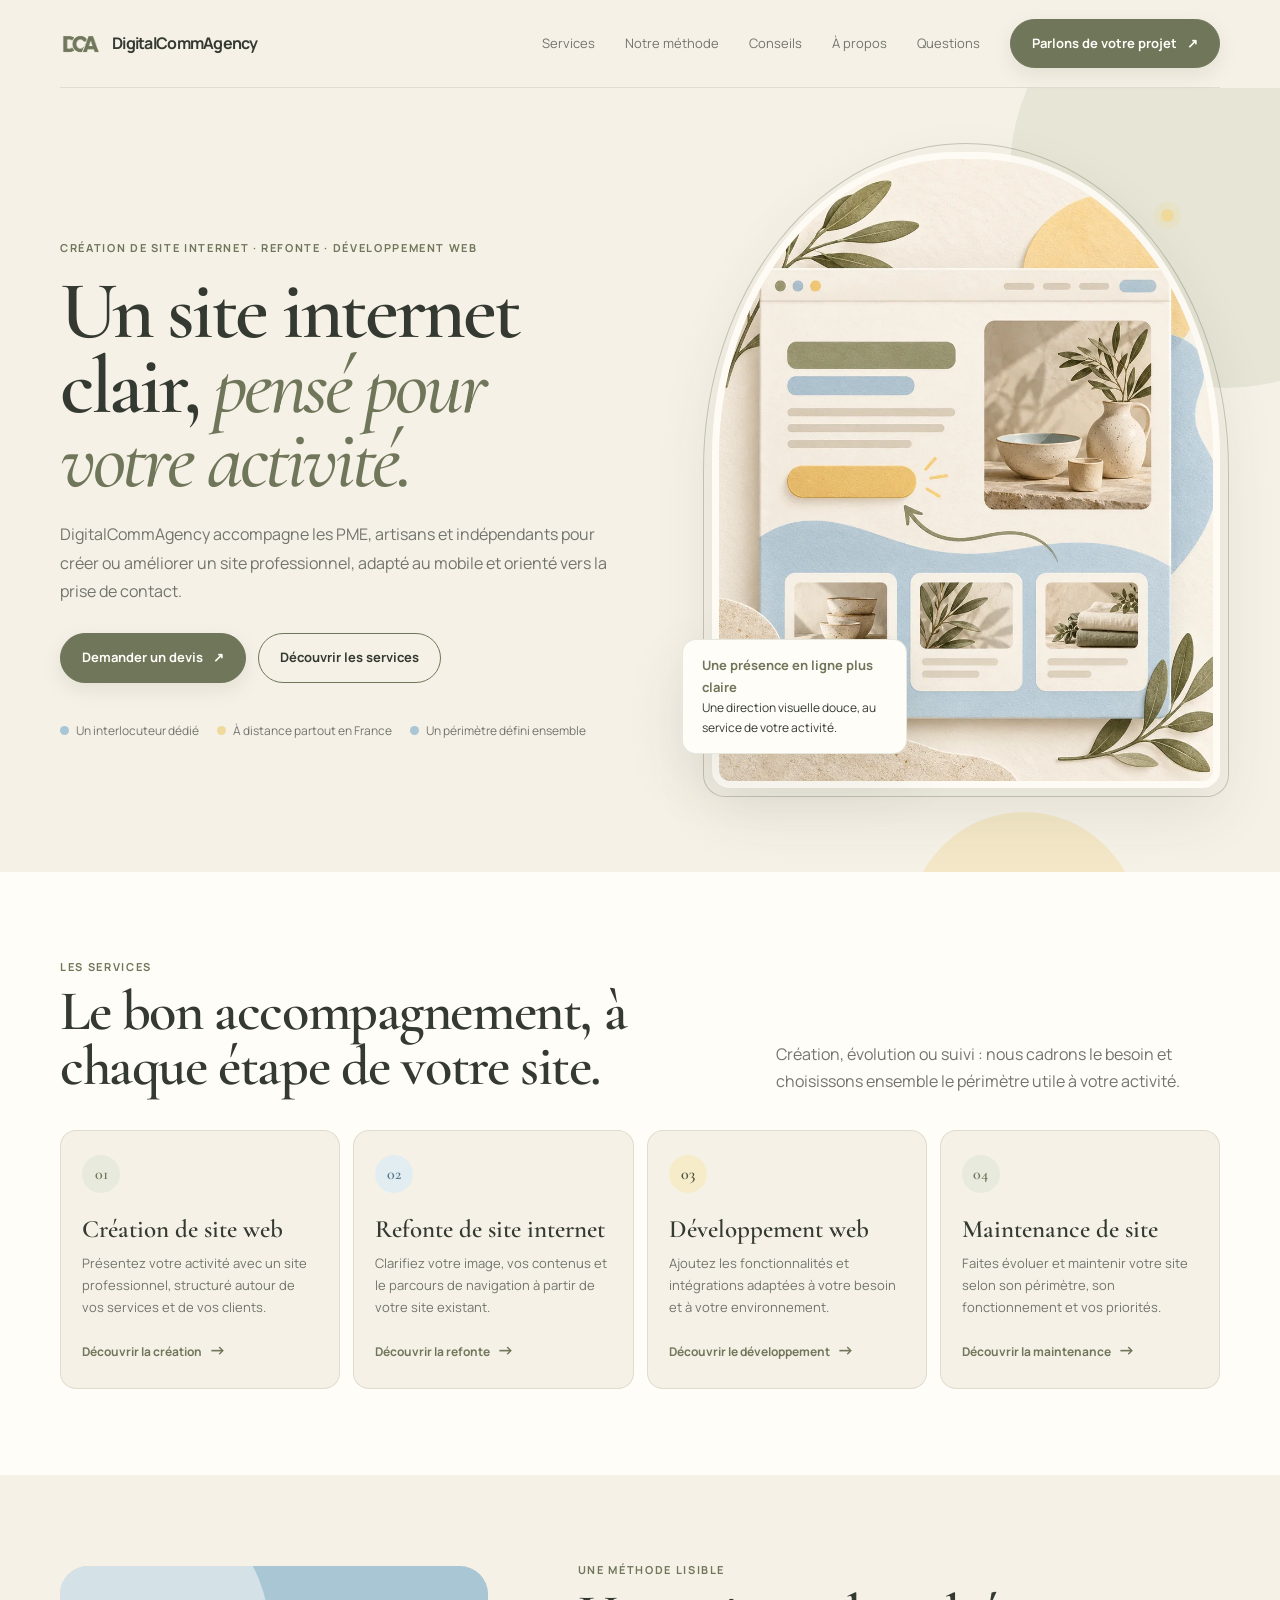
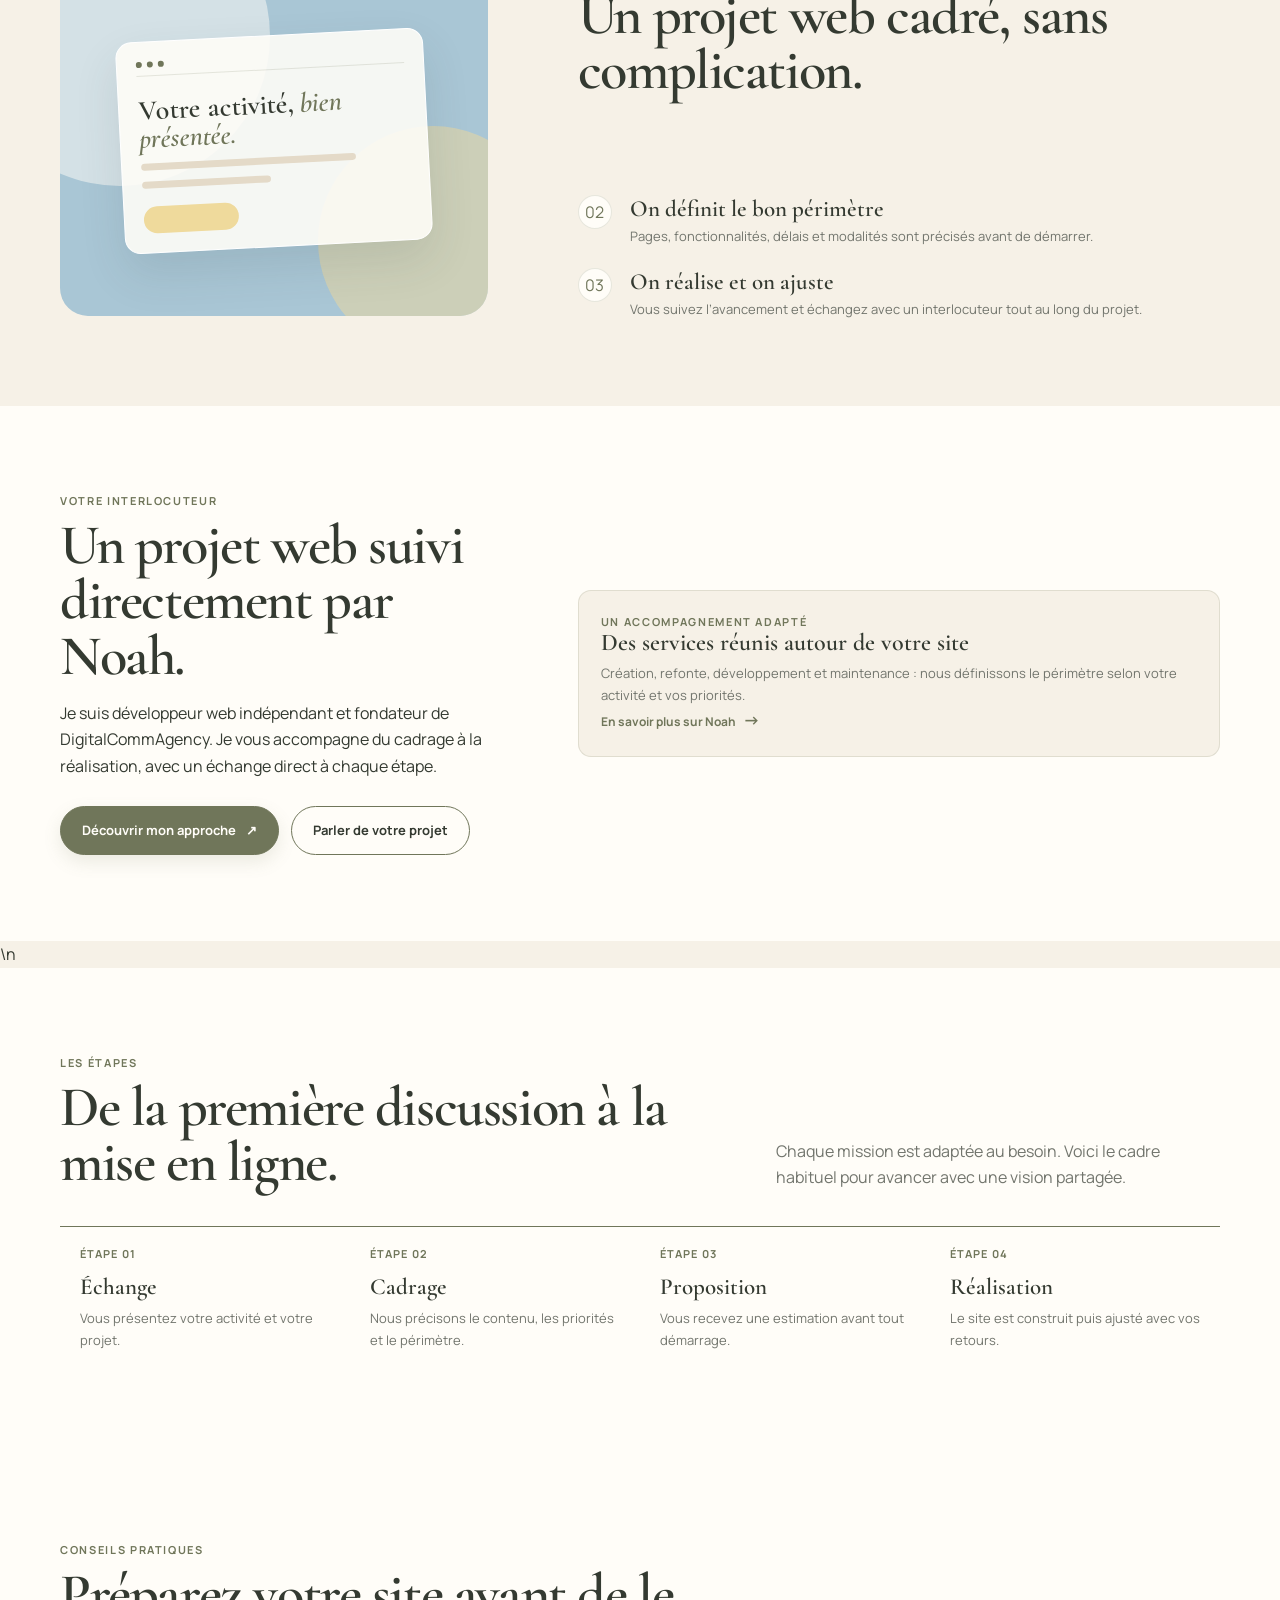
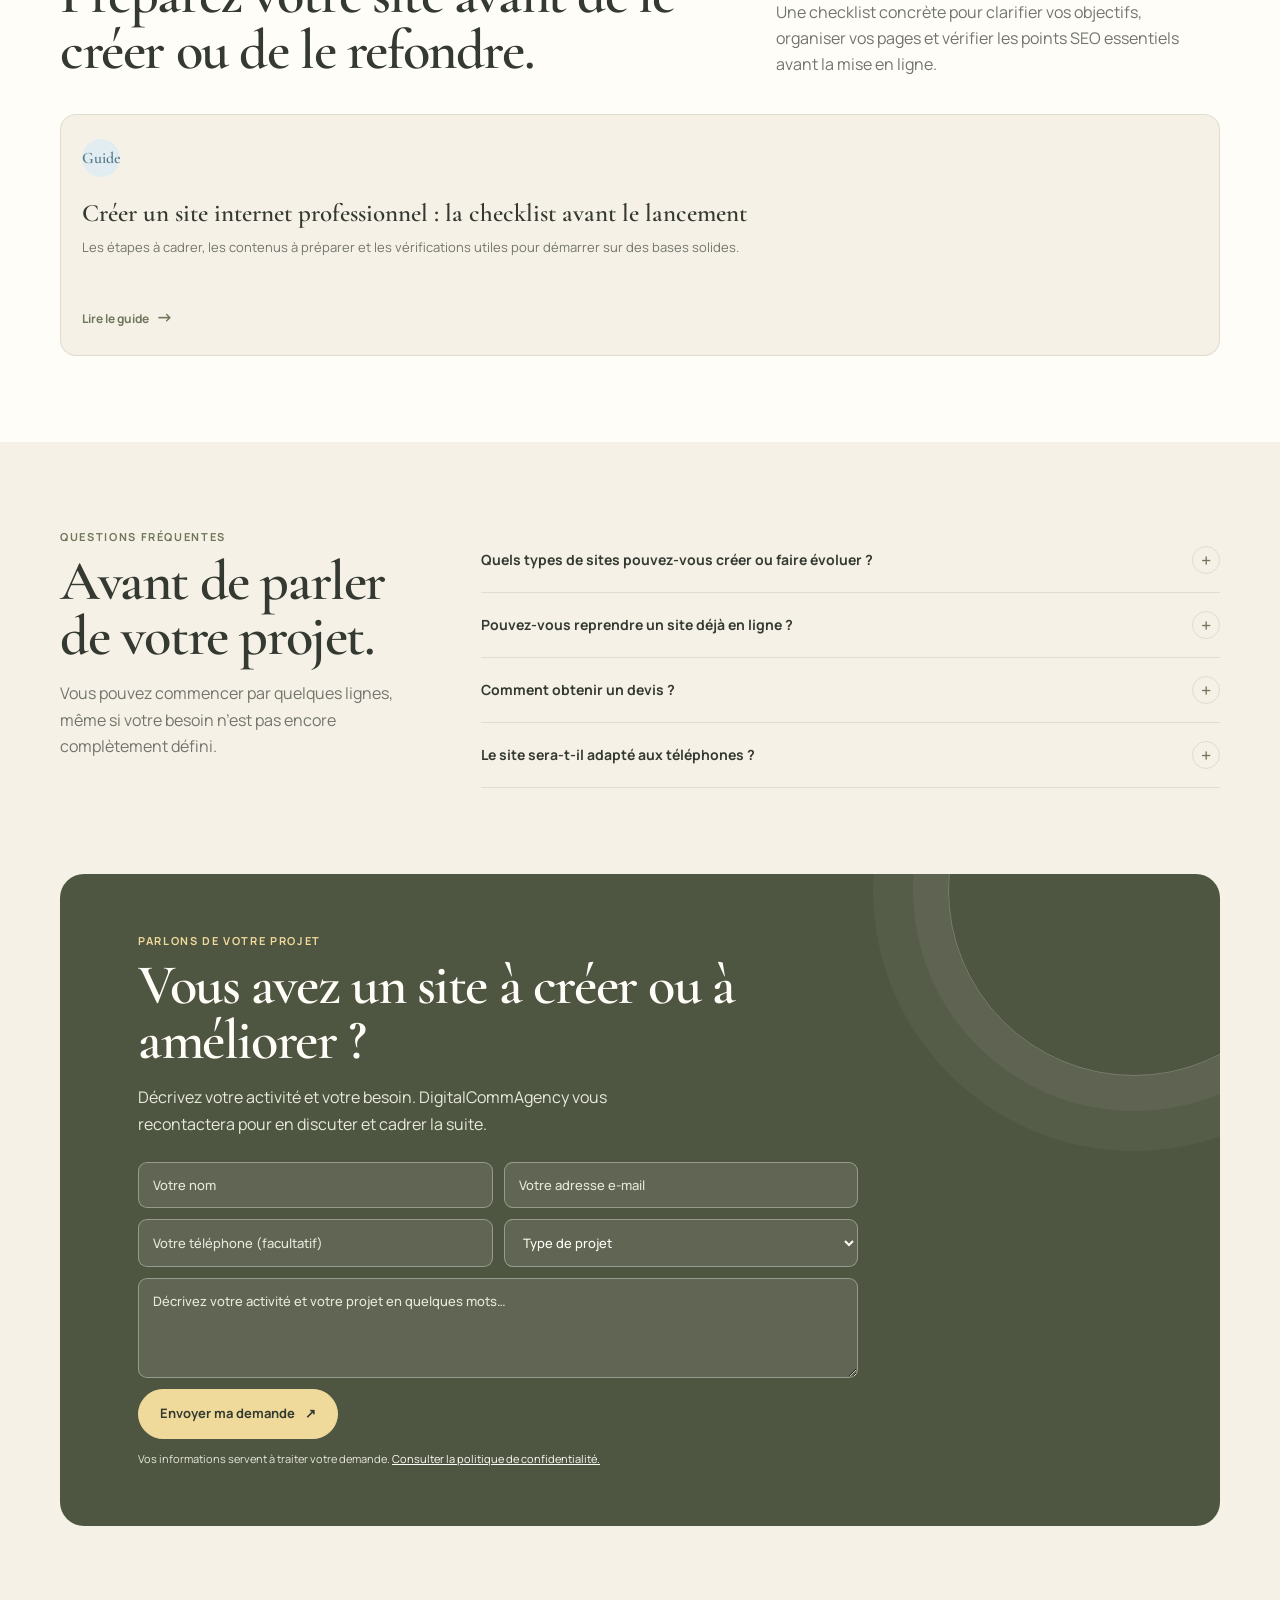
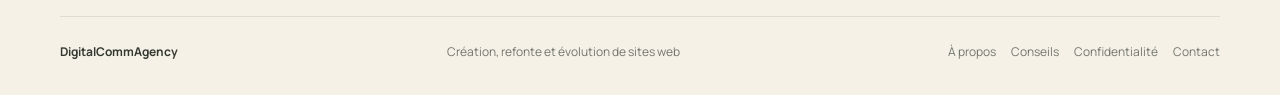
<file: index.html>
<!doctype html>
<html lang="fr">
<head>
  <meta charset="utf-8">
  <meta name="viewport" content="width=device-width, initial-scale=1">
  <meta name="description" content="Création et refonte de site internet pour TPE, PME, artisans et indépendants. Un site clair, adapté au mobile, pensé pour faciliter les prises de contact." />
  <meta name="robots" content="index,follow,max-image-preview:large">
  <link rel="canonical" href="https://digitalcommagency.fr/">
  <meta property="og:type" content="website">
  <meta property="og:locale" content="fr_FR">
  <meta property="og:site_name" content="DigitalCommAgency">
  <meta property="og:title" content="Création de site internet pour TPE &amp; PME | DigitalCommAgency">
  <meta property="og:description" content="Création et refonte de site internet pour TPE, PME, artisans et indépendants. Un site clair, adapté au mobile, pensé pour faciliter les prises de contact.">
  <meta property="og:url" content="https://digitalcommagency.fr/">
  <meta property="og:image" content="https://digitalcommagency.fr/assets/website-concept.webp">
  <meta name="theme-color" content="#f6f1e7">
  <title>Création de site internet pour TPE &amp; PME | DigitalCommAgency</title>
  <link rel="preconnect" href="https://fonts.googleapis.com">
  <link rel="preconnect" href="https://fonts.gstatic.com" crossorigin>
  <link href="https://fonts.googleapis.com/css2?family=Cormorant+Garamond:wght@500;600;700&family=Manrope:wght@400;500;600;700&display=swap" rel="stylesheet">
  <link rel="stylesheet" href="/site.css">
  <link rel="stylesheet" href="/site-motion.css">
  <script type="application/ld+json">{"@context":"https://schema.org","@type":"Organization","name":"DigitalCommAgency","url":"https://digitalcommagency.fr/","email":"digitalcommagency@outlook.fr","description":"Création, refonte, développement et maintenance de sites web pour entreprises, artisans et indépendants.","areaServed":{"@type":"Country","name":"France"},"knowsAbout":["Création de site web","Refonte de site internet","Développement web","Maintenance de site web"],"founder":{"@type":"Person","name":"Noah Oublal-Ruiz","url":"https://digitalcommagency.fr/a-propos.html","sameAs":"https://fr.linkedin.com/in/noah-oublal-ruiz-b8a426290"}}</script>
  <link rel="icon" type="image/png" href="/assets/brand/dca-olive.png">
</head>
<body>
  <a class="skip-link" href="#contenu">Aller au contenu</a>
  <header class="site-header"><div class="wrap nav">
    <a class="brand" href="/" aria-label="DigitalCommAgency, accueil"><img src="/assets/brand/dca-olive.png" alt=""><span>DigitalCommAgency</span></a>
    <nav class="navlinks" aria-label="Navigation principale"><a href="#services">Services</a><a href="#methode">Notre méthode</a><a href="#conseils">Conseils</a><a href="/a-propos.html">À propos</a><a href="#questions">Questions</a><a class="button" href="#contact">Parlons de votre projet <span aria-hidden="true">↗</span></a></nav>
  </div></header>
  <main id="contenu">
    <section class="hero"><div class="wrap hero-grid">
      <div class="hero-copy"><div class="eyebrow">Création de site internet · refonte · développement web</div><h1>Un site internet clair, <em>pensé pour votre activité.</em></h1>
        <p>DigitalCommAgency accompagne les PME, artisans et indépendants pour créer ou améliorer un site professionnel, adapté au mobile et orienté vers la prise de contact.</p>
        <div class="actions"><a class="button" href="#contact">Demander un devis <span aria-hidden="true">↗</span></a><a class="button secondary" href="#services">Découvrir les services</a></div>
        <div class="hero-note"><span><i class="dot"></i> Un interlocuteur dédié</span><span><i class="dot" style="background:var(--yellow)"></i> À distance partout en France</span><span><i class="dot"></i> Un périmètre défini ensemble</span></div>
      </div>
      <div class="hero-art"><img src="/assets/website-concept.webp" alt="Illustration d'une interface de site web dans des tons ivoire, bleu poudré et olive"><div class="art-caption"><b>Une présence en ligne plus claire</b>Une direction visuelle douce, au service de votre activité.</div></div>
    </div></section>
    <section class="section paper" id="services"><div class="wrap">
      <div class="section-head"><div><div class="tag">Les services</div><h2>Le bon accompagnement, à chaque étape de votre site.</h2></div><p>Création, évolution ou suivi : nous cadrons le besoin et choisissons ensemble le périmètre utile à votre activité.</p></div>
      <div class="service-grid">
        <article class="service-card"><span class="card-index">01</span><h3><a href="/creation-site-web.html">Création de site web</a></h3><p>Présentez votre activité avec un site professionnel, structuré autour de vos services et de vos clients.</p><a class="text-link" href="/creation-site-web.html">Découvrir la création <span aria-hidden="true">→</span></a></article>
        <article class="service-card"><span class="card-index">02</span><h3><a href="/refonte-site-web.html">Refonte de site internet</a></h3><p>Clarifiez votre image, vos contenus et le parcours de navigation à partir de votre site existant.</p><a class="text-link" href="/refonte-site-web.html">Découvrir la refonte <span aria-hidden="true">→</span></a></article>
        <article class="service-card"><span class="card-index">03</span><h3><a href="/developpement-web.html">Développement web</a></h3><p>Ajoutez les fonctionnalités et intégrations adaptées à votre besoin et à votre environnement.</p><a class="text-link" href="/developpement-web.html">Découvrir le développement <span aria-hidden="true">→</span></a></article>
        <article class="service-card"><span class="card-index">04</span><h3><a href="/maintenance-site-web.html">Maintenance de site</a></h3><p>Faites évoluer et maintenir votre site selon son périmètre, son fonctionnement et vos priorités.</p><a class="text-link" href="/maintenance-site-web.html">Découvrir la maintenance <span aria-hidden="true">→</span></a></article>
      </div>
    </div></section>
    <section class="section" id="methode"><div class="wrap split">
      <div class="split-art" aria-hidden="true"><div class="mini-window"><div class="mini-top"><i></i><i></i><i></i></div><div class="mini-heading">Votre activité, <em>bien présentée.</em></div><div class="mini-line"></div><div class="mini-line short"></div><div class="mini-cta"></div></div></div>
      <div><div class="tag">Une méthode lisible</div><h2>Un projet web cadré, sans complication.</h2><div class="feature-list">
        <article class="feature"><span class="feature-icon">01</span><div><h3>On comprend votre besoin</h3><p>Vos objectifs, vos clients et les contenus existants posent les bases du projet.</p></div></article>
        <article class="feature"><span class="feature-icon">02</span><div><h3>On définit le bon périmètre</h3><p>Pages, fonctionnalités, délais et modalités sont précisés avant de démarrer.</p></div></article>
        <article class="feature"><span class="feature-icon">03</span><div><h3>On réalise et on ajuste</h3><p>Vous suivez l’avancement et échangez avec un interlocuteur tout au long du projet.</p></div></article>
      </div></div>
    </div></section>
    <section class="section paper"><div class="wrap split"><div><div class="tag">Votre interlocuteur</div><h2>Un projet web suivi directement par Noah.</h2><p>Je suis développeur web indépendant et fondateur de DigitalCommAgency. Je vous accompagne du cadrage à la réalisation, avec un échange direct à chaque étape.</p><div class="actions"><a class="button" href="/a-propos.html">Découvrir mon approche <span aria-hidden="true">↗</span></a><a class="button secondary" href="#contact">Parler de votre projet</a></div></div><div class="content-card"><div class="tag">Un accompagnement adapté</div><h3>Des services réunis autour de votre site</h3><p>Création, refonte, développement et maintenance : nous définissons le périmètre selon votre activité et vos priorités.</p><a class="text-link" href="/a-propos.html">En savoir plus sur Noah <span aria-hidden="true">→</span></a></div></div></section>\n    <section class="section paper"><div class="wrap"><div class="section-head"><div><div class="tag">Les étapes</div><h2>De la première discussion à la mise en ligne.</h2></div><p>Chaque mission est adaptée au besoin. Voici le cadre habituel pour avancer avec une vision partagée.</p></div>
      <div class="steps"><article class="step"><b>Étape 01</b><h3>Échange</h3><p>Vous présentez votre activité et votre projet.</p></article><article class="step"><b>Étape 02</b><h3>Cadrage</h3><p>Nous précisons le contenu, les priorités et le périmètre.</p></article><article class="step"><b>Étape 03</b><h3>Proposition</h3><p>Vous recevez une estimation avant tout démarrage.</p></article><article class="step"><b>Étape 04</b><h3>Réalisation</h3><p>Le site est construit puis ajusté avec vos retours.</p></article></div>
    </div></section>
    <section class="section paper" id="conseils"><div class="wrap">
      <div class="section-head"><div><div class="tag">Conseils pratiques</div><h2>Préparez votre site avant de le créer ou de le refondre.</h2></div><p>Une checklist concrète pour clarifier vos objectifs, organiser vos pages et vérifier les points SEO essentiels avant la mise en ligne.</p></div>
      <article class="service-card"><span class="card-index">Guide</span><h3><a href="/creer-site-internet-checklist.html">Créer un site internet professionnel : la checklist avant le lancement</a></h3><p>Les étapes à cadrer, les contenus à préparer et les vérifications utiles pour démarrer sur des bases solides.</p><a class="text-link" href="/creer-site-internet-checklist.html">Lire le guide <span aria-hidden="true">→</span></a></article>
    </div></section>
    <section class="section" id="questions"><div class="wrap faq"><div><div class="tag">Questions fréquentes</div><h2>Avant de parler de votre projet.</h2><p style="color:var(--muted)">Vous pouvez commencer par quelques lignes, même si votre besoin n’est pas encore complètement défini.</p></div><div class="faq-list">
      <details><summary>Quels types de sites pouvez-vous créer ou faire évoluer ?</summary><p>DigitalCommAgency intervient sur des sites vitrines, des pages dédiées à une offre et des évolutions de sites existants. Le périmètre dépend des objectifs, des contenus et des besoins fonctionnels.</p></details>
      <details><summary>Pouvez-vous reprendre un site déjà en ligne ?</summary><p>Oui. Un échange préalable permet de comprendre la technologie, les accès disponibles, les limites du site et les améliorations souhaitées avant de proposer une intervention.</p></details>
      <details><summary>Comment obtenir un devis ?</summary><p>Décrivez votre activité, le type de site souhaité et votre échéance via le formulaire. Nous pourrons ensuite préciser le périmètre et les prochaines étapes.</p></details>
      <details><summary>Le site sera-t-il adapté aux téléphones ?</summary><p>La conception et la navigation sont pensées pour les écrans mobiles et les ordinateurs. Les besoins spécifiques sont précisés pendant le cadrage.</p></details>
    </div></div></section>
    <section class="cta" id="contact"><div class="wrap"><div class="cta-box"><div class="tag">Parlons de votre projet</div><h2>Vous avez un site à créer ou à améliorer ?</h2><p>Décrivez votre activité et votre besoin. DigitalCommAgency vous recontactera pour en discuter et cadrer la suite.</p>
      <form class="contact-form" action="https://formsubmit.co/digitalcommagency@outlook.fr" method="POST"><input type="hidden" name="_subject" value="Nouvelle demande depuis le site DigitalCommAgency"><input type="hidden" name="_template" value="table"><input name="Nom" type="text" autocomplete="name" aria-label="Votre nom" placeholder="Votre nom" required><input name="email" type="email" autocomplete="email" aria-label="Votre adresse e-mail" placeholder="Votre adresse e-mail" required><input name="Téléphone" type="tel" autocomplete="tel" aria-label="Votre téléphone, facultatif" placeholder="Votre téléphone (facultatif)"><select name="Motif" aria-label="Type de projet" required><option value="" disabled selected>Type de projet</option><option>Création de site</option><option>Refonte de site</option><option>Développement web</option><option>Maintenance de site</option><option>Autre demande</option></select><textarea name="Détails du projet" aria-label="Description de votre projet" placeholder="Décrivez votre activité et votre projet en quelques mots…" required></textarea><button class="button" type="submit">Envoyer ma demande <span aria-hidden="true">↗</span></button><p class="form-note">Vos informations servent à traiter votre demande. <a href="/politique-confidentialite.html">Consulter la politique de confidentialité.</a></p></form>
    </div></div></section>
  </main>
  <footer class="wrap site-footer"><a class="footer-brand" href="/">DigitalCommAgency</a><span>Création, refonte et évolution de sites web</span><div class="footer-links"><a href="/a-propos.html">À propos</a><a href="/creer-site-internet-checklist.html">Conseils</a><a href="/politique-confidentialite.html">Confidentialité</a><a href="#contact">Contact</a></div></footer>
  <script src="/site-motion.js" defer></script>
</body>
</html>
</file>
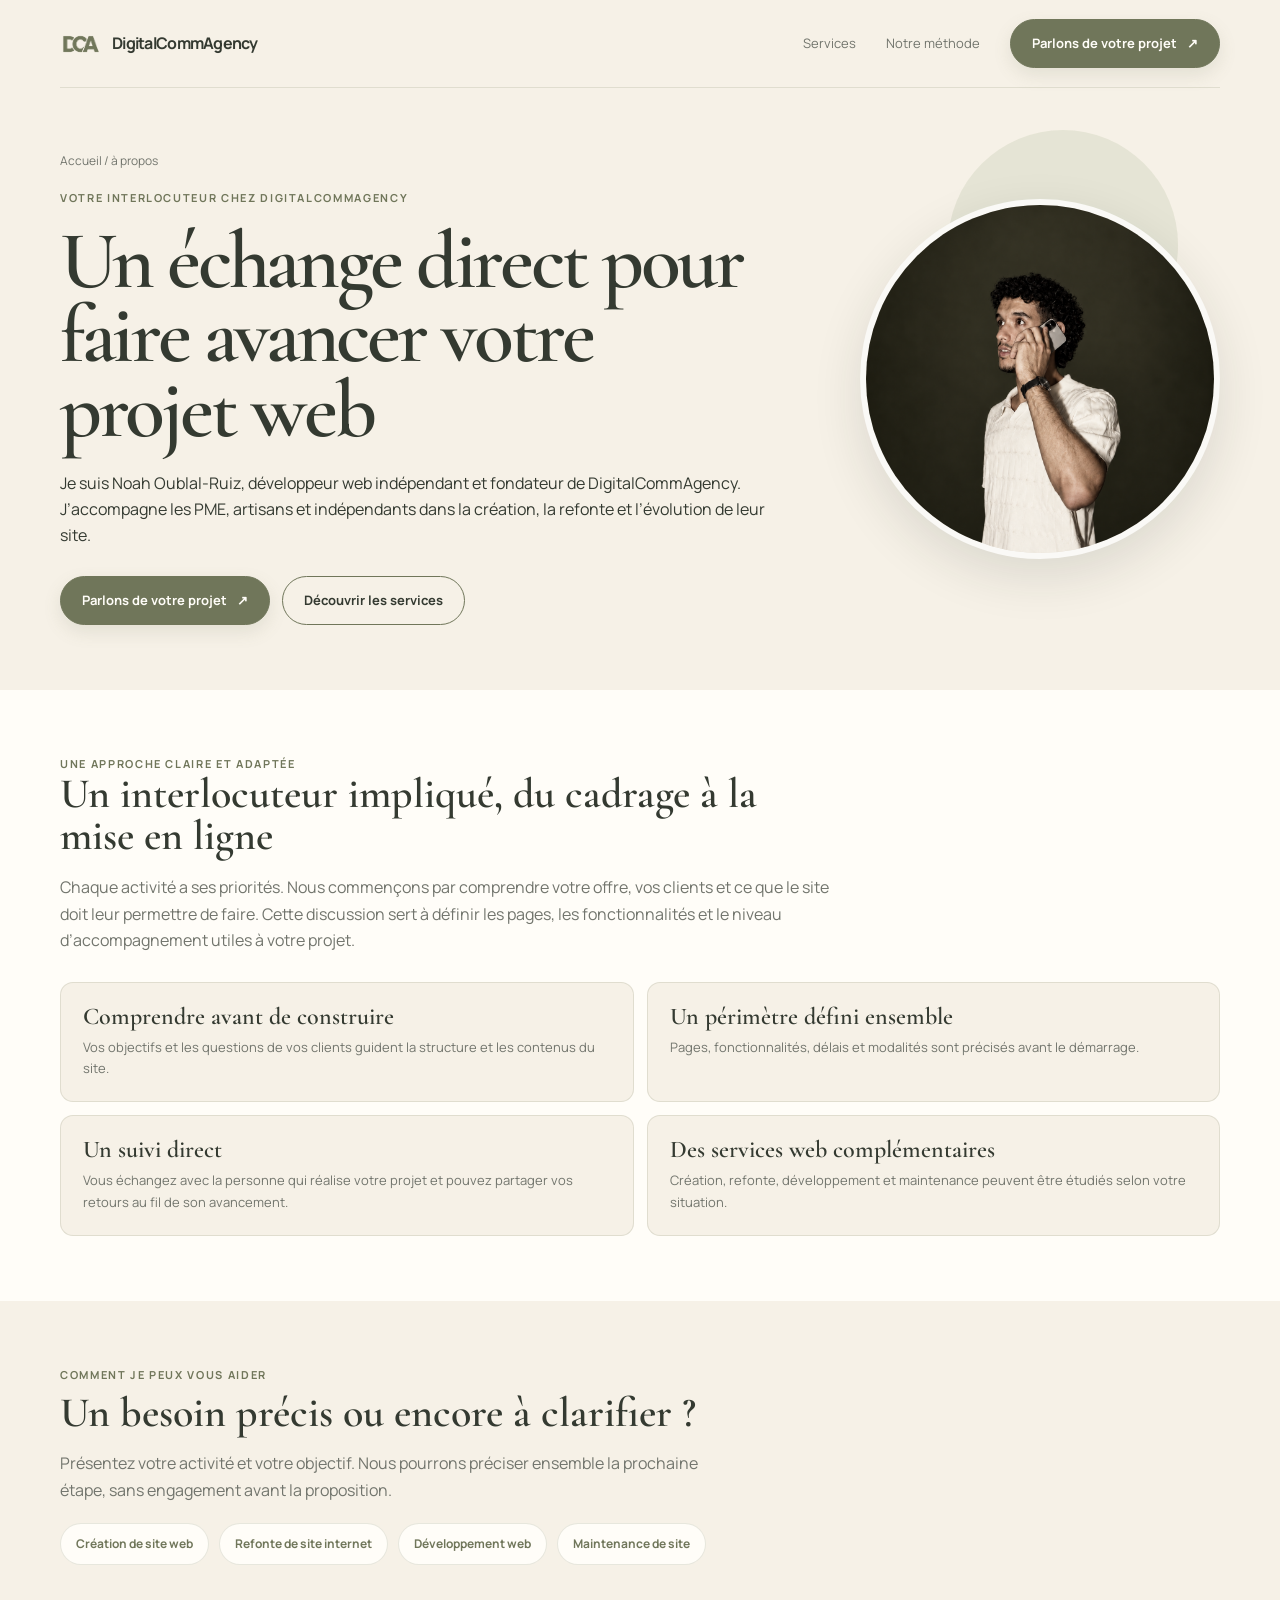
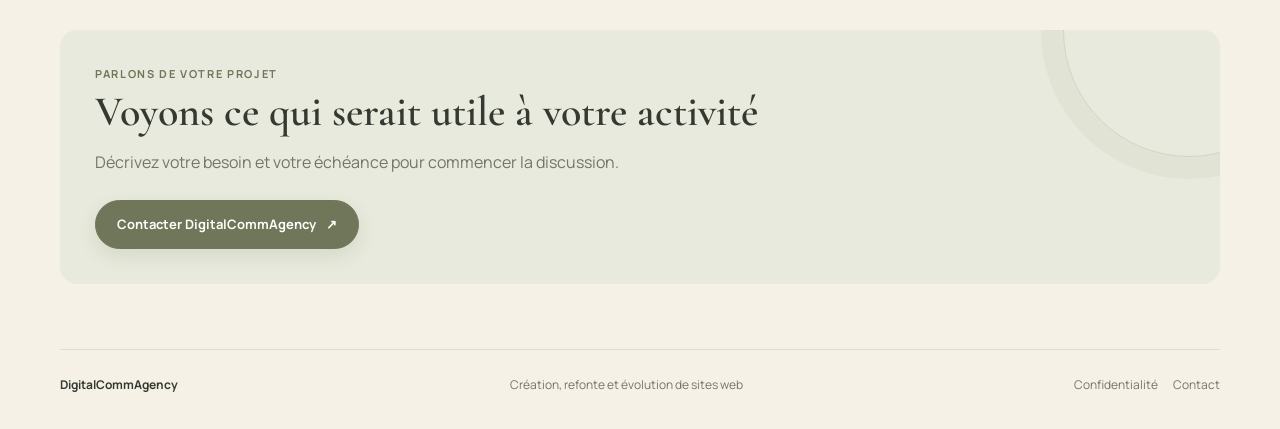
<file: a-propos.html>
<!doctype html>
<html lang="fr">
<head>
  <meta charset="utf-8">
  <meta name="viewport" content="width=device-width, initial-scale=1">
  <meta name="description" content="Découvrez Noah Oublal-Ruiz, développeur web indépendant et fondateur de DigitalCommAgency, et sa façon d’accompagner les PME, artisans et indépendants.">
  <meta name="robots" content="index,follow,max-image-preview:large">
  <link rel="canonical" href="https://digitalcommagency.fr/a-propos.html">
  <meta name="theme-color" content="#f6f1e7">
  <meta property="og:type" content="profile">
  <meta property="og:locale" content="fr_FR">
  <meta property="og:site_name" content="DigitalCommAgency">
  <meta property="og:title" content="À propos de Noah, fondateur de DigitalCommAgency">
  <meta property="og:description" content="Un interlocuteur direct pour concevoir, faire évoluer et maintenir votre site web.">
  <meta property="og:url" content="https://digitalcommagency.fr/a-propos.html">
  <meta property="og:image" content="https://digitalcommagency.fr/assets/noah-portrait.png">
  <title>À propos de Noah, développeur web | DigitalCommAgency</title>
  <link rel="preconnect" href="https://fonts.googleapis.com">
  <link rel="preconnect" href="https://fonts.gstatic.com" crossorigin>
  <link href="https://fonts.googleapis.com/css2?family=Cormorant+Garamond:wght@500;600;700&family=Manrope:wght@400;500;600;700&display=swap" rel="stylesheet">
  <link rel="stylesheet" href="/site.css">
  <link rel="stylesheet" href="/site-motion.css">
  <script type="application/ld+json">{"@context":"https://schema.org","@type":"Person","name":"Noah Oublal-Ruiz","jobTitle":"Développeur web indépendant","url":"https://digitalcommagency.fr/a-propos.html","sameAs":"https://fr.linkedin.com/in/noah-oublal-ruiz-b8a426290","worksFor":{"@type":"Organization","name":"DigitalCommAgency","url":"https://digitalcommagency.fr/"}}</script>
  <style>
    .founder-intro{display:grid;grid-template-columns:minmax(0,1fr) minmax(230px,360px);align-items:center;gap:clamp(2rem,7vw,6rem)}
    .founder-copy{min-width:0}
    .founder-portrait{width:100%;aspect-ratio:1;border-radius:50%;overflow:hidden;border:6px solid rgba(255,255,255,.78);background:#e9e4d8;box-shadow:0 18px 50px rgba(37,41,30,.12);margin:0}
    .founder-portrait img{display:block;width:100%;height:100%;object-fit:cover;object-position:54% 31%}
    @media(max-width:760px){.founder-intro{grid-template-columns:1fr;gap:2rem}.founder-portrait{width:min(78vw,320px);justify-self:center;grid-row:1}.founder-copy{grid-row:2}}
  </style>
  <link rel="icon" type="image/png" href="/assets/brand/dca-olive.png">
</head>
<body>
  <a class="skip-link" href="#contenu">Aller au contenu</a>
  <header class="site-header"><div class="wrap nav">
    <a class="brand" href="/" aria-label="DigitalCommAgency, accueil"><img src="/assets/brand/dca-olive.png" alt=""><span>DigitalCommAgency</span></a>
    <nav class="navlinks" aria-label="Navigation principale"><a href="/#services">Services</a><a href="/#methode">Notre méthode</a><a class="button" href="/#contact">Parlons de votre projet <span aria-hidden="true">↗</span></a></nav>
  </div></header>
  <main id="contenu">
    <section class="page-hero"><div class="wrap founder-intro"><div class="founder-copy">
      <div class="breadcrumb"><a href="/">Accueil</a> <span aria-hidden="true">/</span> à propos</div>
      <div class="eyebrow">Votre interlocuteur chez DigitalCommAgency</div>
      <h1>Un échange direct pour faire avancer votre projet web</h1>
      <p>Je suis Noah Oublal-Ruiz, développeur web indépendant et fondateur de DigitalCommAgency. J’accompagne les PME, artisans et indépendants dans la création, la refonte et l’évolution de leur site.</p>
      <div class="actions"><a class="button" href="/#contact">Parlons de votre projet <span aria-hidden="true">↗</span></a><a class="button secondary" href="/#services">Découvrir les services</a></div>
    </div><figure class="founder-portrait"><img src="/assets/noah-portrait.png" alt="Portrait de Noah Oublal-Ruiz, fondateur de DigitalCommAgency" width="716" height="1402" fetchpriority="high"></figure></div></section>
    <section class="content-section"><div class="wrap">
      <div class="tag">Une approche claire et adaptée</div>
      <h2>Un interlocuteur impliqué, du cadrage à la mise en ligne</h2>
      <p>Chaque activité a ses priorités. Nous commençons par comprendre votre offre, vos clients et ce que le site doit leur permettre de faire. Cette discussion sert à définir les pages, les fonctionnalités et le niveau d’accompagnement utiles à votre projet.</p>
      <div class="content-grid">
        <article class="content-card"><h3>Comprendre avant de construire</h3><p>Vos objectifs et les questions de vos clients guident la structure et les contenus du site.</p></article>
        <article class="content-card"><h3>Un périmètre défini ensemble</h3><p>Pages, fonctionnalités, délais et modalités sont précisés avant le démarrage.</p></article>
        <article class="content-card"><h3>Un suivi direct</h3><p>Vous échangez avec la personne qui réalise votre projet et pouvez partager vos retours au fil de son avancement.</p></article>
        <article class="content-card"><h3>Des services web complémentaires</h3><p>Création, refonte, développement et maintenance peuvent être étudiés selon votre situation.</p></article>
      </div>
    </div></section>
    <section class="related"><div class="wrap">
      <div class="tag">Comment je peux vous aider</div><h2>Un besoin précis ou encore à clarifier ?</h2>
      <p style="color:var(--muted);max-width:650px">Présentez votre activité et votre objectif. Nous pourrons préciser ensemble la prochaine étape, sans engagement avant la proposition.</p>
      <div class="related-links"><a href="/creation-site-web.html">Création de site web</a><a href="/refonte-site-web.html">Refonte de site internet</a><a href="/developpement-web.html">Développement web</a><a href="/maintenance-site-web.html">Maintenance de site</a></div>
    </div></section>
    <section class="related" style="padding-top:0"><div class="wrap"><div class="final-cta">
      <div class="tag">Parlons de votre projet</div><h2>Voyons ce qui serait utile à votre activité</h2>
      <p>Décrivez votre besoin et votre échéance pour commencer la discussion.</p>
      <a class="button" href="/#contact">Contacter DigitalCommAgency <span aria-hidden="true">↗</span></a>
    </div></div></section>
  </main>
  <footer class="wrap site-footer"><a class="footer-brand" href="/">DigitalCommAgency</a><span>Création, refonte et évolution de sites web</span><div class="footer-links"><a href="/politique-confidentialite.html">Confidentialité</a><a href="/#contact">Contact</a></div></footer>
  <script src="/site-motion.js" defer></script>
</body>
</html>
</file>
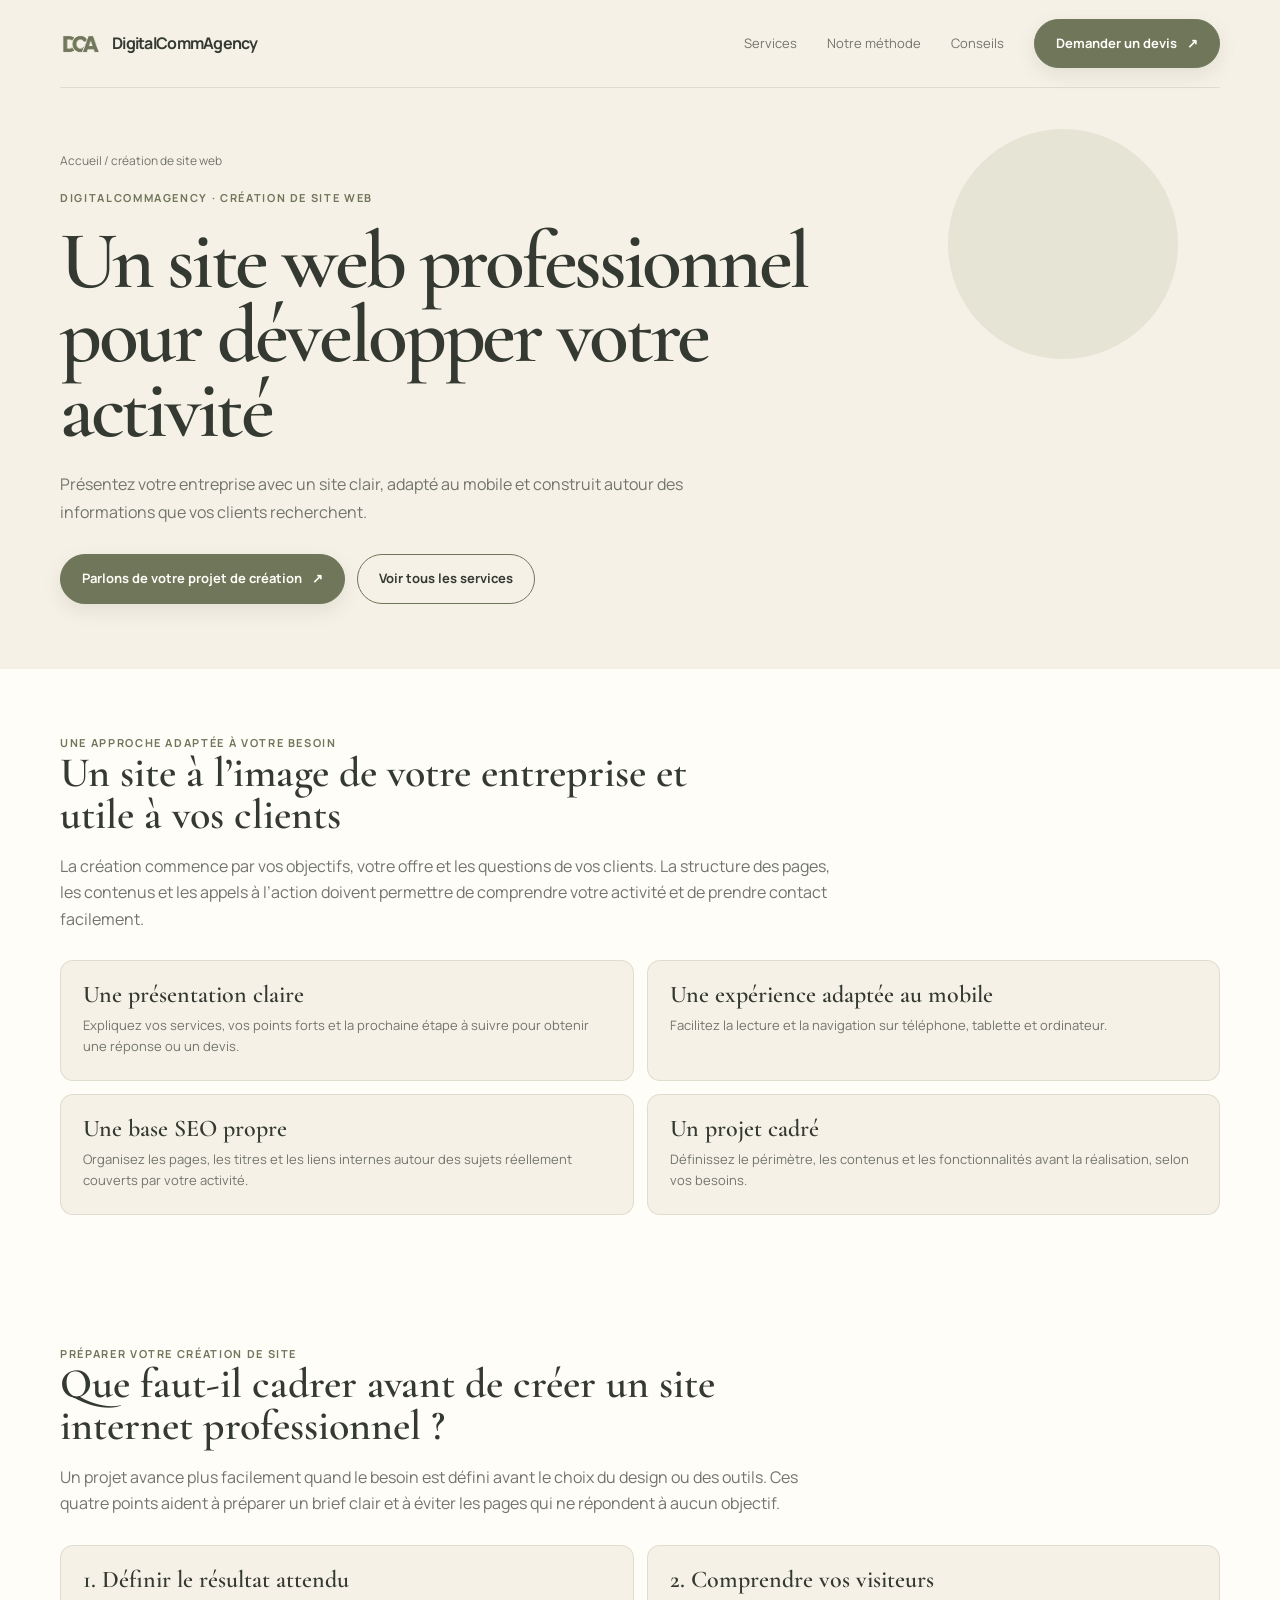
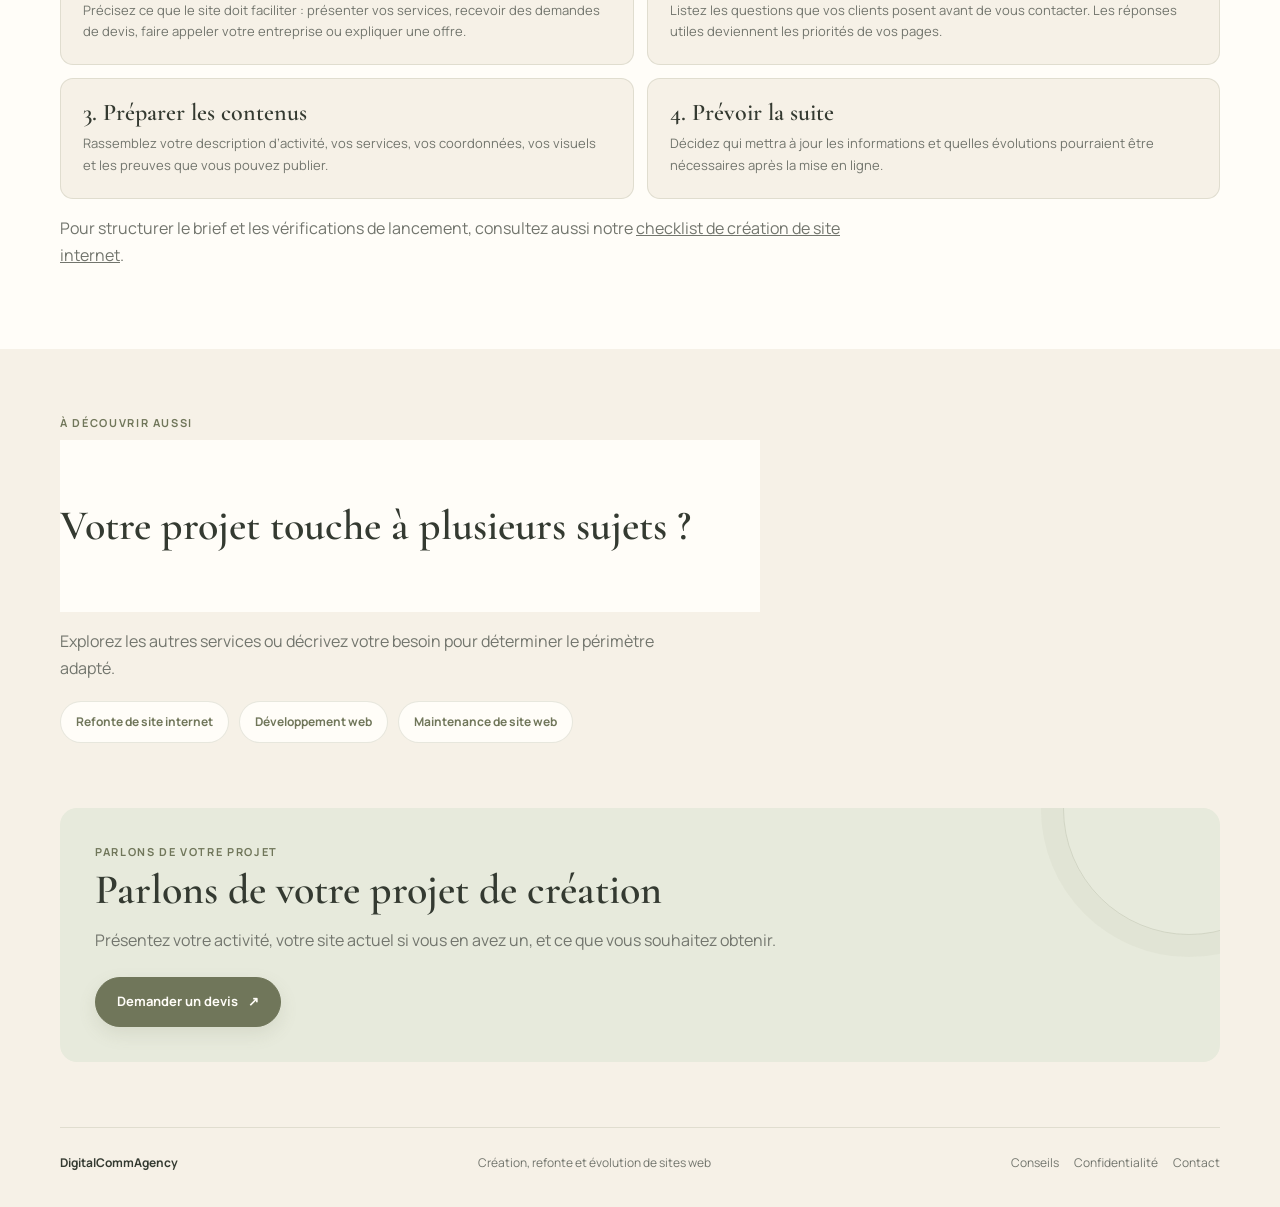
<file: creation-site-web.html>
<!doctype html>
<html lang="fr">
<head>
  <meta charset="utf-8"><meta name="viewport" content="width=device-width, initial-scale=1">
  <meta name="description" content="Création de site internet pour TPE, PME, artisans et indépendants : une structure claire, adaptée au mobile et conçue autour de vos objectifs de contact."><meta name="robots" content="index,follow,max-image-preview:large">
  <link rel="canonical" href="https://digitalcommagency.fr/creation-site-web.html"><meta name="theme-color" content="#f6f1e7">
  <meta property="og:type" content="website"><meta property="og:locale" content="fr_FR"><meta property="og:site_name" content="DigitalCommAgency"><meta property="og:title" content="Création de site internet professionnel | DigitalCommAgency"><meta property="og:description" content="Création de site internet pour TPE, PME, artisans et indépendants : une structure claire, adaptée au mobile et conçue autour de vos objectifs de contact."><meta property="og:url" content="https://digitalcommagency.fr/creation-site-web.html"><meta property="og:image" content="https://digitalcommagency.fr/assets/website-concept.webp">
  <title>Création de site internet professionnel | DigitalCommAgency</title>
  <link rel="preconnect" href="https://fonts.googleapis.com"><link rel="preconnect" href="https://fonts.gstatic.com" crossorigin><link href="https://fonts.googleapis.com/css2?family=Cormorant+Garamond:wght@500;600;700&family=Manrope:wght@400;500;600;700&display=swap" rel="stylesheet"><link rel="stylesheet" href="/site.css"><link rel="stylesheet" href="/site-motion.css">
  <script type="application/ld+json">{"@context":"https://schema.org","@type":"Service","name":"Création de site web professionnel","serviceType":"Création de site web professionnel","url":"https://digitalcommagency.fr/creation-site-web.html","areaServed":{"@type":"Country","name":"France"},"provider":{"@type":"Organization","name":"DigitalCommAgency","url":"https://digitalcommagency.fr/"}}</script>
  <link rel="icon" type="image/png" href="/assets/brand/dca-olive.png">
</head>
<body>
  <a class="skip-link" href="#contenu">Aller au contenu</a>
  <header class="site-header"><div class="wrap nav"><a class="brand" href="/" aria-label="DigitalCommAgency, accueil"><img src="/assets/brand/dca-olive.png" alt=""><span>DigitalCommAgency</span></a><nav class="navlinks" aria-label="Navigation principale"><a href="/#services">Services</a><a href="/#methode">Notre méthode</a><a href="/creer-site-internet-checklist.html">Conseils</a><a class="button" href="/#contact">Demander un devis <span aria-hidden="true">↗</span></a></nav></div></header>
  <main id="contenu">
    <section class="page-hero"><div class="wrap"><div class="breadcrumb"><a href="/">Accueil</a> <span aria-hidden="true">/</span> création de site web</div><div class="eyebrow">DigitalCommAgency · création de site web</div><h1>Un site web professionnel pour développer votre activité</h1><p>Présentez votre entreprise avec un site clair, adapté au mobile et construit autour des informations que vos clients recherchent.</p><div class="actions"><a class="button" href="/#contact">Parlons de votre projet de création <span aria-hidden="true">↗</span></a><a class="button secondary" href="/#services">Voir tous les services</a></div></div></section>
    <section class="content-section"><div class="wrap"><div class="tag">Une approche adaptée à votre besoin</div><h2>Un site à l’image de votre entreprise et utile à vos clients</h2><p>La création commence par vos objectifs, votre offre et les questions de vos clients. La structure des pages, les contenus et les appels à l’action doivent permettre de comprendre votre activité et de prendre contact facilement.</p><div class="content-grid"><article class="content-card"><h3>Une présentation claire</h3><p>Expliquez vos services, vos points forts et la prochaine étape à suivre pour obtenir une réponse ou un devis.</p></article>
<article class="content-card"><h3>Une expérience adaptée au mobile</h3><p>Facilitez la lecture et la navigation sur téléphone, tablette et ordinateur.</p></article>
<article class="content-card"><h3>Une base SEO propre</h3><p>Organisez les pages, les titres et les liens internes autour des sujets réellement couverts par votre activité.</p></article>
<article class="content-card"><h3>Un projet cadré</h3><p>Définissez le périmètre, les contenus et les fonctionnalités avant la réalisation, selon vos besoins.</p></article></div></div></section>
    <section class="content-section"><div class="wrap">
      <div class="tag">Préparer votre création de site</div><h2>Que faut-il cadrer avant de créer un site internet professionnel ?</h2>
      <p>Un projet avance plus facilement quand le besoin est défini avant le choix du design ou des outils. Ces quatre points aident à préparer un brief clair et à éviter les pages qui ne répondent à aucun objectif.</p>
      <div class="content-grid">
        <article class="content-card"><h3>1. Définir le résultat attendu</h3><p>Précisez ce que le site doit faciliter : présenter vos services, recevoir des demandes de devis, faire appeler votre entreprise ou expliquer une offre.</p></article>
        <article class="content-card"><h3>2. Comprendre vos visiteurs</h3><p>Listez les questions que vos clients posent avant de vous contacter. Les réponses utiles deviennent les priorités de vos pages.</p></article>
        <article class="content-card"><h3>3. Préparer les contenus</h3><p>Rassemblez votre description d’activité, vos services, vos coordonnées, vos visuels et les preuves que vous pouvez publier.</p></article>
        <article class="content-card"><h3>4. Prévoir la suite</h3><p>Décidez qui mettra à jour les informations et quelles évolutions pourraient être nécessaires après la mise en ligne.</p></article>
      </div>
      <p>Pour structurer le brief et les vérifications de lancement, consultez aussi notre <a href="/creer-site-internet-checklist.html">checklist de création de site internet</a>.</p>
    </div></section>
    <section class="related"><div class="wrap"><div class="tag">À découvrir aussi</div><h2 class="content-section h2">Votre projet touche à plusieurs sujets ?</h2><p style="color:var(--muted);max-width:650px">Explorez les autres services ou décrivez votre besoin pour déterminer le périmètre adapté.</p><div class="related-links"><a href="/refonte-site-web.html">Refonte de site internet</a>
<a href="/developpement-web.html">Développement web</a>
<a href="/maintenance-site-web.html">Maintenance de site web</a></div></div></section>
    <section class="related" style="padding-top:0"><div class="wrap"><div class="final-cta"><div class="tag">Parlons de votre projet</div><h2>Parlons de votre projet de création</h2><p>Présentez votre activité, votre site actuel si vous en avez un, et ce que vous souhaitez obtenir.</p><a class="button" href="/#contact">Demander un devis <span aria-hidden="true">↗</span></a></div></div></section>
  </main>
  <footer class="wrap site-footer"><a class="footer-brand" href="/">DigitalCommAgency</a><span>Création, refonte et évolution de sites web</span><div class="footer-links"><a href="/creer-site-internet-checklist.html">Conseils</a><a href="/politique-confidentialite.html">Confidentialité</a><a href="/#contact">Contact</a></div></footer>
  <script src="/site-motion.js" defer></script>
</body>
</html>
</file>
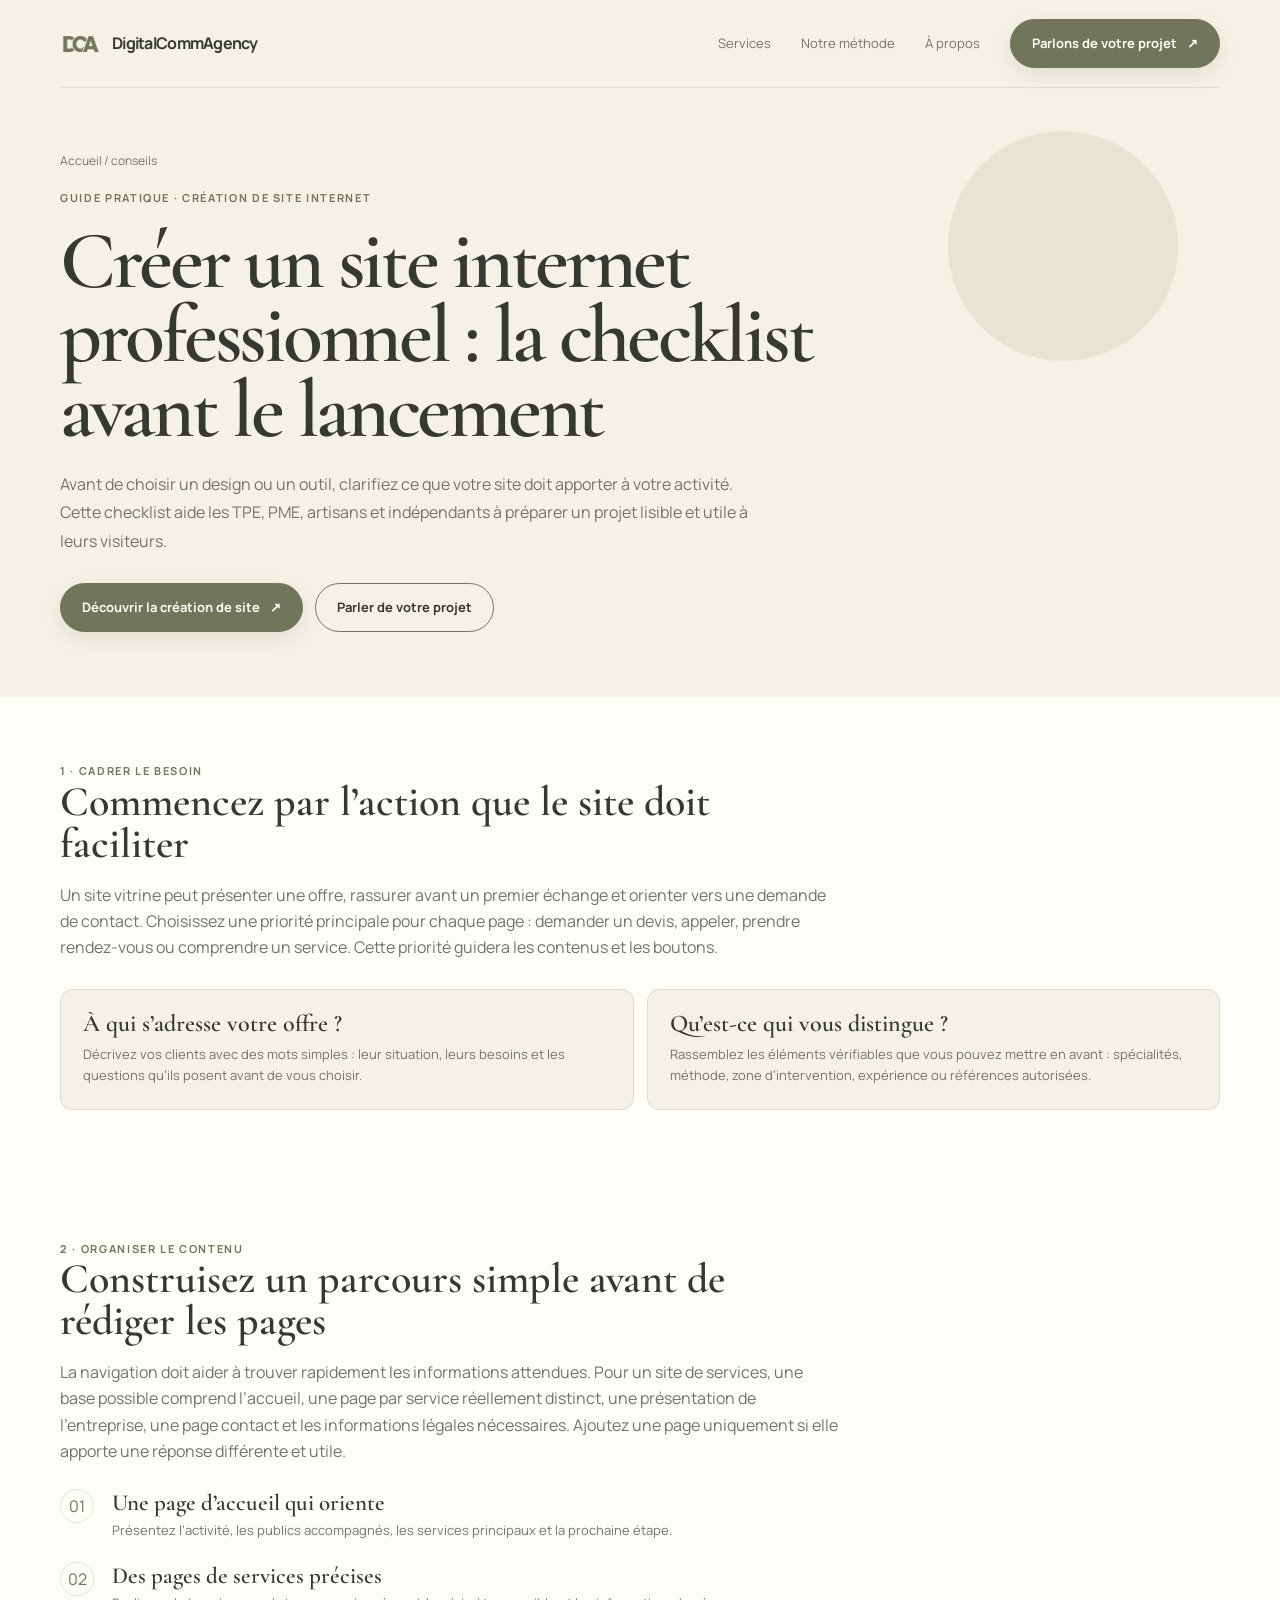
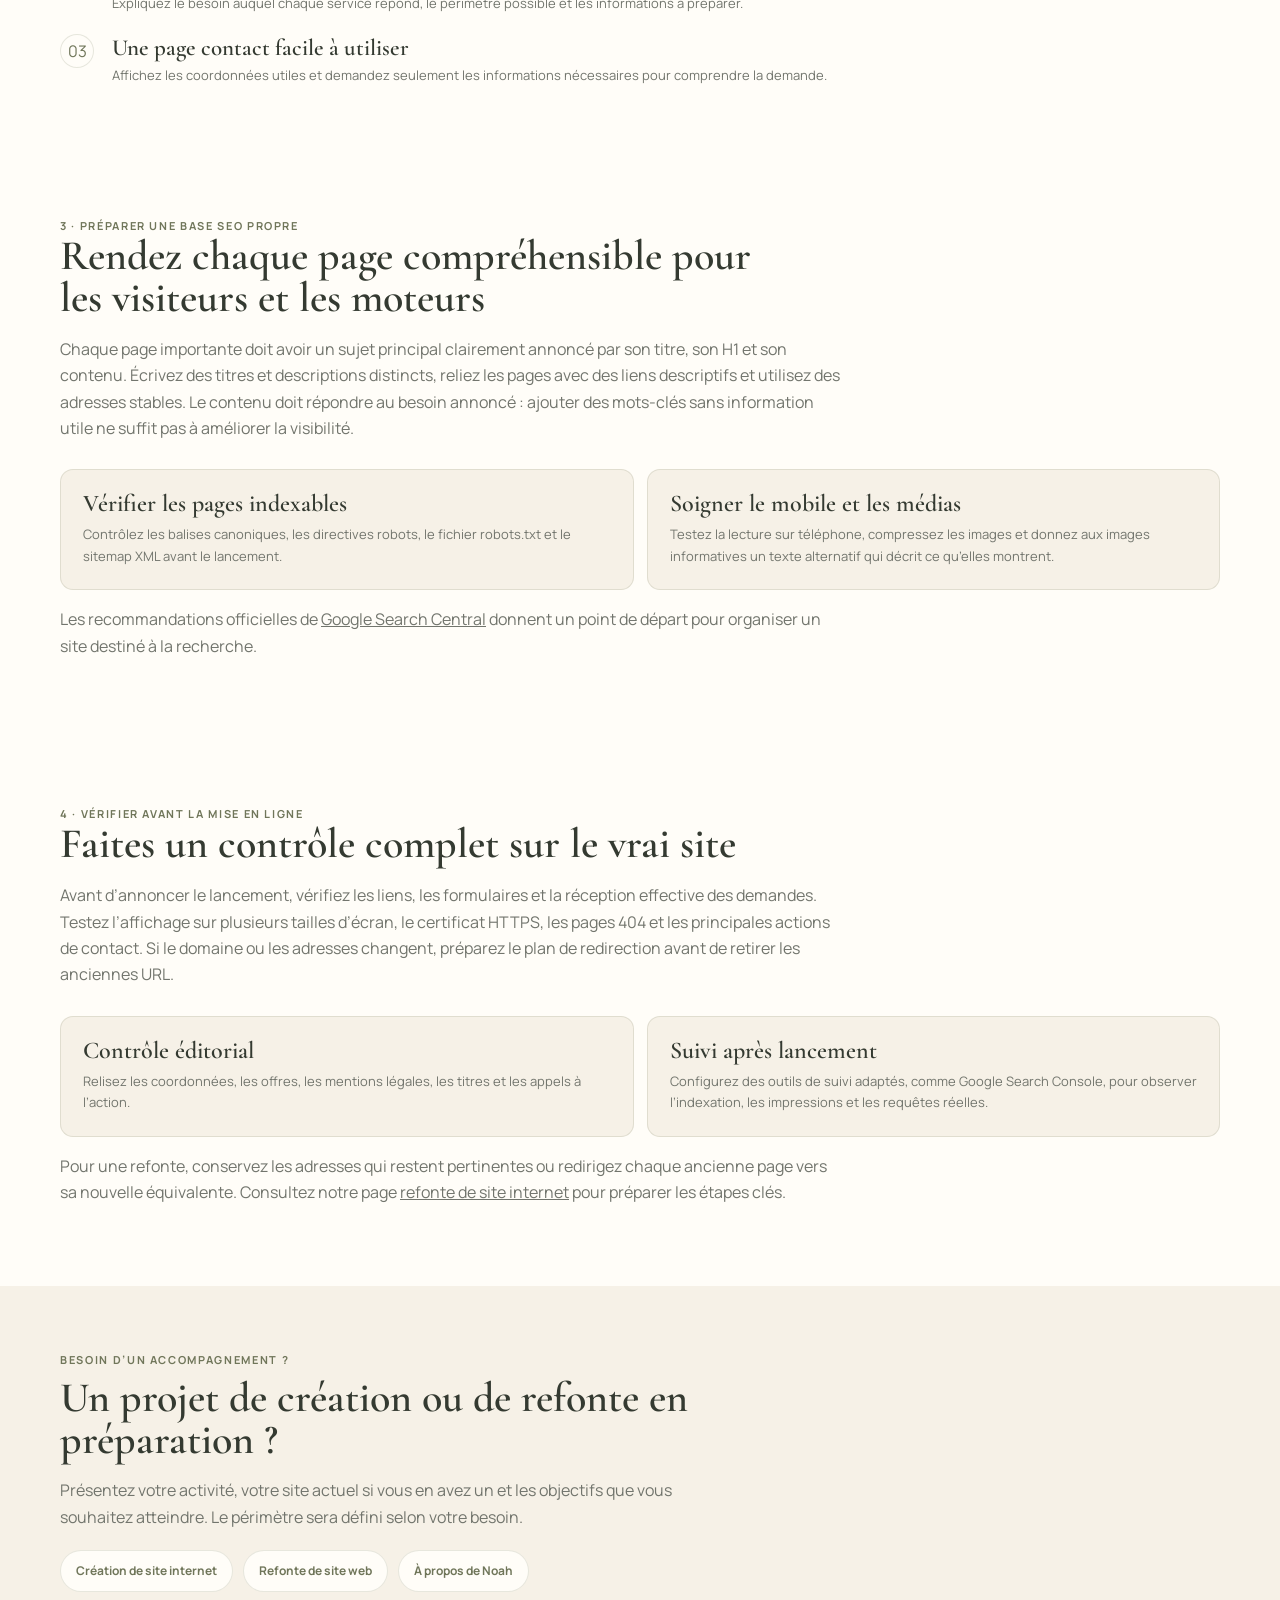
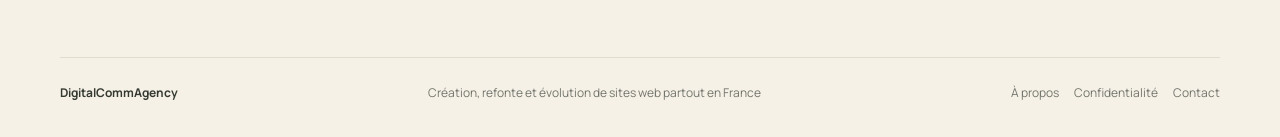
<file: creer-site-internet-checklist.html>
<!doctype html>
<html lang="fr">
<head>
  <meta charset="utf-8">
  <meta name="viewport" content="width=device-width, initial-scale=1">
  <meta name="description" content="Checklist pour créer un site internet professionnel : objectifs, pages, contenus, SEO de base et vérifications avant la mise en ligne.">
  <meta name="robots" content="index,follow,max-image-preview:large">
  <link rel="canonical" href="https://digitalcommagency.fr/creer-site-internet-checklist.html">
  <meta name="theme-color" content="#f6f1e7">
  <meta property="og:type" content="article">
  <meta property="og:locale" content="fr_FR">
  <meta property="og:site_name" content="DigitalCommAgency">
  <meta property="og:title" content="Créer un site internet professionnel : checklist | DigitalCommAgency">
  <meta property="og:description" content="Les étapes utiles avant de créer un site internet : objectifs, pages, contenus, SEO et contrôles de lancement.">
  <meta property="og:url" content="https://digitalcommagency.fr/creer-site-internet-checklist.html">
  <meta property="og:image" content="https://digitalcommagency.fr/assets/website-concept.webp">
  <title>Créer un site internet professionnel : checklist | DigitalCommAgency</title>
  <link rel="preconnect" href="https://fonts.googleapis.com">
  <link rel="preconnect" href="https://fonts.gstatic.com" crossorigin>
  <link href="https://fonts.googleapis.com/css2?family=Cormorant+Garamond:wght@500;600;700&amp;family=Manrope:wght@400;500;600;700&amp;display=swap" rel="stylesheet">
  <link rel="stylesheet" href="/site.css">
  <link rel="stylesheet" href="/site-motion.css">
  <script type="application/ld+json">{"@context":"https://schema.org","@type":"Article","headline":"Créer un site internet professionnel : la checklist avant le lancement","description":"Une checklist pratique pour cadrer les objectifs, les pages, les contenus, le SEO de base et les contrôles avant la mise en ligne d’un site internet.","mainEntityOfPage":{"@type":"WebPage","@id":"https://digitalcommagency.fr/creer-site-internet-checklist.html"},"author":{"@type":"Person","name":"Noah Oublal-Ruiz","url":"https://digitalcommagency.fr/a-propos.html"},"publisher":{"@type":"Organization","name":"DigitalCommAgency","url":"https://digitalcommagency.fr/"}}</script>
  <link rel="icon" type="image/png" href="/assets/brand/dca-olive.png">
</head>
<body>
  <a class="skip-link" href="#contenu">Aller au contenu</a>
  <header class="site-header"><div class="wrap nav">
    <a class="brand" href="/" aria-label="DigitalCommAgency, accueil"><img src="/assets/brand/dca-olive.png" alt=""><span>DigitalCommAgency</span></a>
    <nav class="navlinks" aria-label="Navigation principale"><a href="/#services">Services</a><a href="/#methode">Notre méthode</a><a href="/a-propos.html">À propos</a><a class="button" href="/#contact">Parlons de votre projet <span aria-hidden="true">↗</span></a></nav>
  </div></header>
  <main id="contenu">
    <section class="page-hero"><div class="wrap">
      <div class="breadcrumb"><a href="/">Accueil</a> <span aria-hidden="true">/</span> conseils</div>
      <div class="eyebrow">Guide pratique · création de site internet</div>
      <h1>Créer un site internet professionnel : la checklist avant le lancement</h1>
      <p>Avant de choisir un design ou un outil, clarifiez ce que votre site doit apporter à votre activité. Cette checklist aide les TPE, PME, artisans et indépendants à préparer un projet lisible et utile à leurs visiteurs.</p>
      <div class="actions"><a class="button" href="/creation-site-web.html">Découvrir la création de site <span aria-hidden="true">↗</span></a><a class="button secondary" href="/#contact">Parler de votre projet</a></div>
    </div></section>
    <section class="content-section"><div class="wrap">
      <div class="tag">1 · Cadrer le besoin</div><h2>Commencez par l’action que le site doit faciliter</h2>
      <p>Un site vitrine peut présenter une offre, rassurer avant un premier échange et orienter vers une demande de contact. Choisissez une priorité principale pour chaque page : demander un devis, appeler, prendre rendez-vous ou comprendre un service. Cette priorité guidera les contenus et les boutons.</p>
      <div class="content-grid">
        <article class="content-card"><h3>À qui s’adresse votre offre ?</h3><p>Décrivez vos clients avec des mots simples : leur situation, leurs besoins et les questions qu’ils posent avant de vous choisir.</p></article>
        <article class="content-card"><h3>Qu’est-ce qui vous distingue ?</h3><p>Rassemblez les éléments vérifiables que vous pouvez mettre en avant : spécialités, méthode, zone d’intervention, expérience ou références autorisées.</p></article>
      </div>
    </div></section>
    <section class="content-section"><div class="wrap">
      <div class="tag">2 · Organiser le contenu</div><h2>Construisez un parcours simple avant de rédiger les pages</h2>
      <p>La navigation doit aider à trouver rapidement les informations attendues. Pour un site de services, une base possible comprend l’accueil, une page par service réellement distinct, une présentation de l’entreprise, une page contact et les informations légales nécessaires. Ajoutez une page uniquement si elle apporte une réponse différente et utile.</p>
      <div class="feature-list">
        <article class="feature"><span class="feature-icon">01</span><div><h3>Une page d’accueil qui oriente</h3><p>Présentez l’activité, les publics accompagnés, les services principaux et la prochaine étape.</p></div></article>
        <article class="feature"><span class="feature-icon">02</span><div><h3>Des pages de services précises</h3><p>Expliquez le besoin auquel chaque service répond, le périmètre possible et les informations à préparer.</p></div></article>
        <article class="feature"><span class="feature-icon">03</span><div><h3>Une page contact facile à utiliser</h3><p>Affichez les coordonnées utiles et demandez seulement les informations nécessaires pour comprendre la demande.</p></div></article>
      </div>
    </div></section>
    <section class="content-section"><div class="wrap">
      <div class="tag">3 · Préparer une base SEO propre</div><h2>Rendez chaque page compréhensible pour les visiteurs et les moteurs</h2>
      <p>Chaque page importante doit avoir un sujet principal clairement annoncé par son titre, son H1 et son contenu. Écrivez des titres et descriptions distincts, reliez les pages avec des liens descriptifs et utilisez des adresses stables. Le contenu doit répondre au besoin annoncé : ajouter des mots-clés sans information utile ne suffit pas à améliorer la visibilité.</p>
      <div class="content-grid">
        <article class="content-card"><h3>Vérifier les pages indexables</h3><p>Contrôlez les balises canoniques, les directives robots, le fichier robots.txt et le sitemap XML avant le lancement.</p></article>
        <article class="content-card"><h3>Soigner le mobile et les médias</h3><p>Testez la lecture sur téléphone, compressez les images et donnez aux images informatives un texte alternatif qui décrit ce qu’elles montrent.</p></article>
      </div>
      <p>Les recommandations officielles de <a href="https://developers.google.com/search/docs/fundamentals/seo-starter-guide">Google Search Central</a> donnent un point de départ pour organiser un site destiné à la recherche.</p>
    </div></section>
    <section class="content-section"><div class="wrap">
      <div class="tag">4 · Vérifier avant la mise en ligne</div><h2>Faites un contrôle complet sur le vrai site</h2>
      <p>Avant d’annoncer le lancement, vérifiez les liens, les formulaires et la réception effective des demandes. Testez l’affichage sur plusieurs tailles d’écran, le certificat HTTPS, les pages 404 et les principales actions de contact. Si le domaine ou les adresses changent, préparez le plan de redirection avant de retirer les anciennes URL.</p>
      <div class="content-grid">
        <article class="content-card"><h3>Contrôle éditorial</h3><p>Relisez les coordonnées, les offres, les mentions légales, les titres et les appels à l’action.</p></article>
        <article class="content-card"><h3>Suivi après lancement</h3><p>Configurez des outils de suivi adaptés, comme Google Search Console, pour observer l’indexation, les impressions et les requêtes réelles.</p></article>
      </div>
      <p>Pour une refonte, conservez les adresses qui restent pertinentes ou redirigez chaque ancienne page vers sa nouvelle équivalente. Consultez notre page <a href="/refonte-site-web.html">refonte de site internet</a> pour préparer les étapes clés.</p>
    </div></section>
    <section class="related"><div class="wrap"><div class="tag">Besoin d’un accompagnement ?</div><h2>Un projet de création ou de refonte en préparation ?</h2>
      <p style="color:var(--muted);max-width:650px">Présentez votre activité, votre site actuel si vous en avez un et les objectifs que vous souhaitez atteindre. Le périmètre sera défini selon votre besoin.</p>
      <div class="related-links"><a href="/creation-site-web.html">Création de site internet</a><a href="/refonte-site-web.html">Refonte de site web</a><a href="/a-propos.html">À propos de Noah</a></div>
    </div></section>
  </main>
  <footer class="wrap site-footer"><a class="footer-brand" href="/">DigitalCommAgency</a><span>Création, refonte et évolution de sites web partout en France</span><div class="footer-links"><a href="/a-propos.html">À propos</a><a href="/politique-confidentialite.html">Confidentialité</a><a href="/#contact">Contact</a></div></footer>
  <script src="/site-motion.js" defer></script>
</body>
</html>
</file>
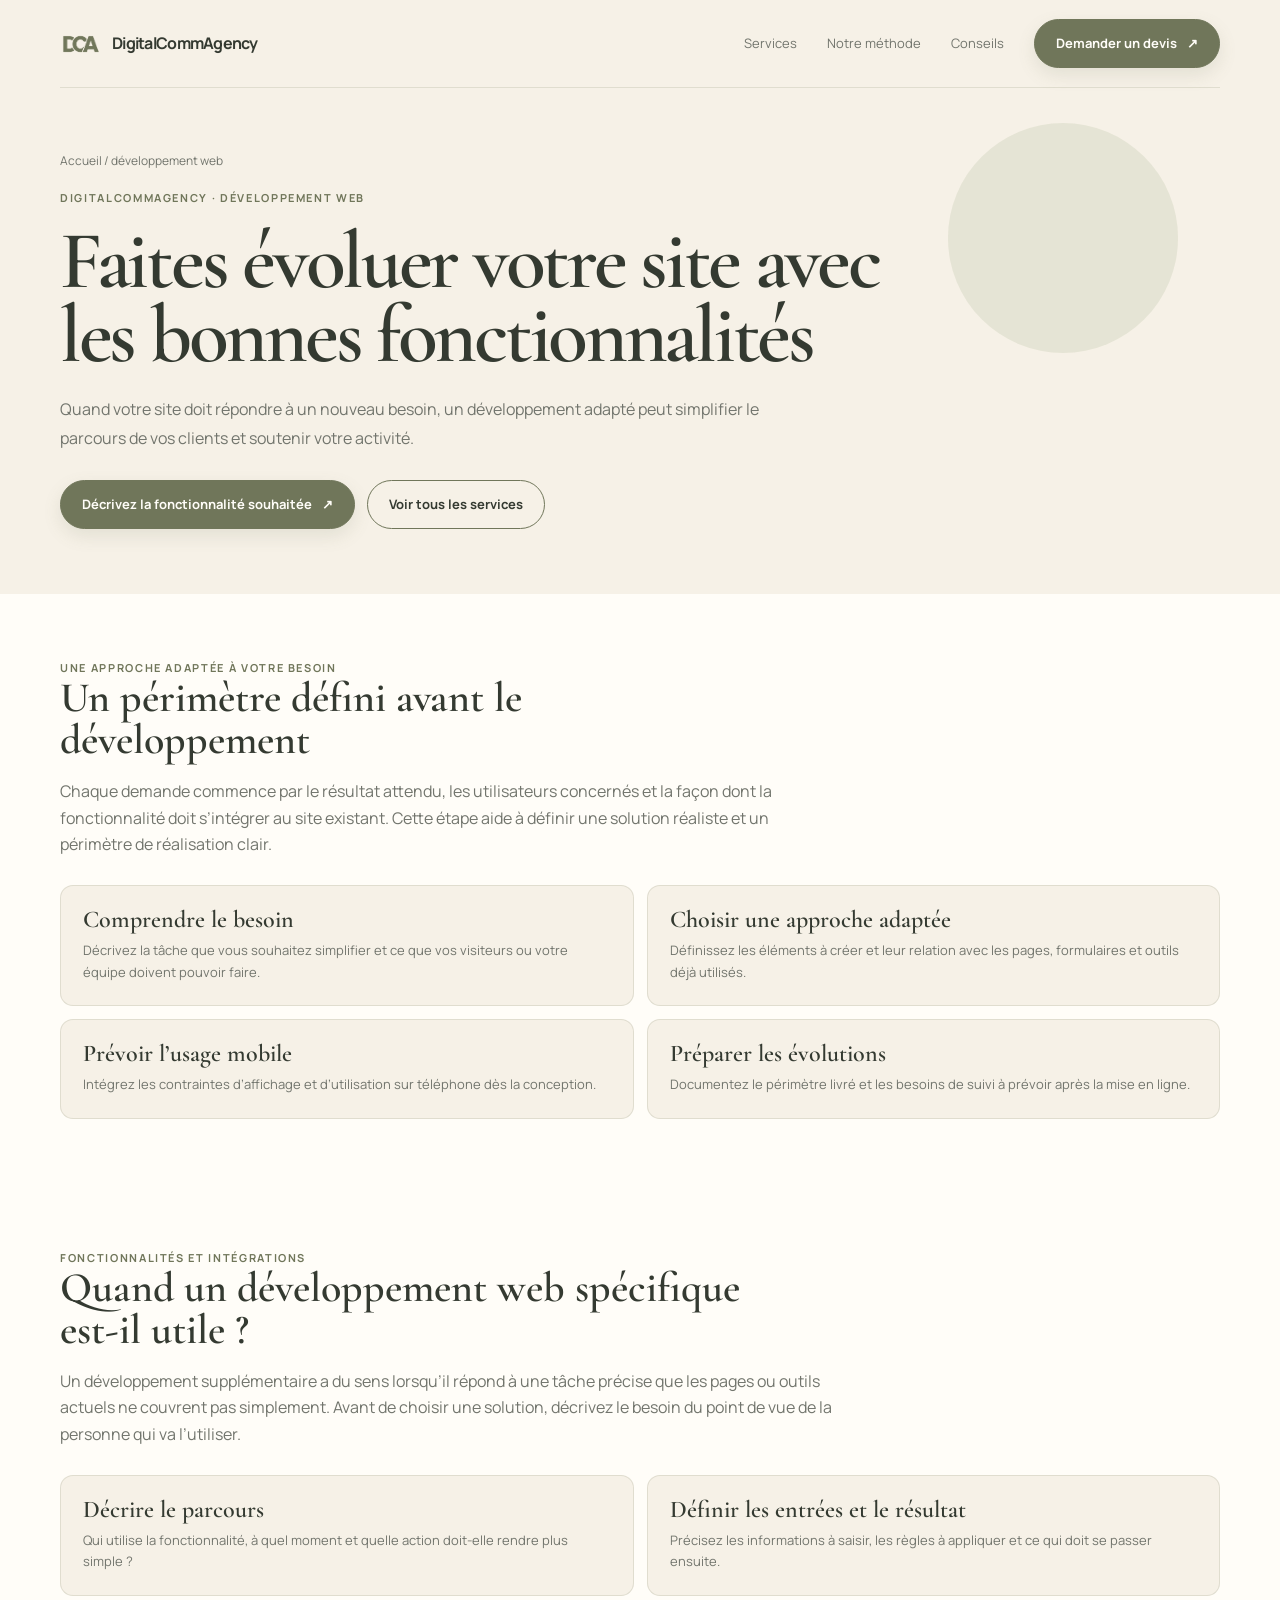
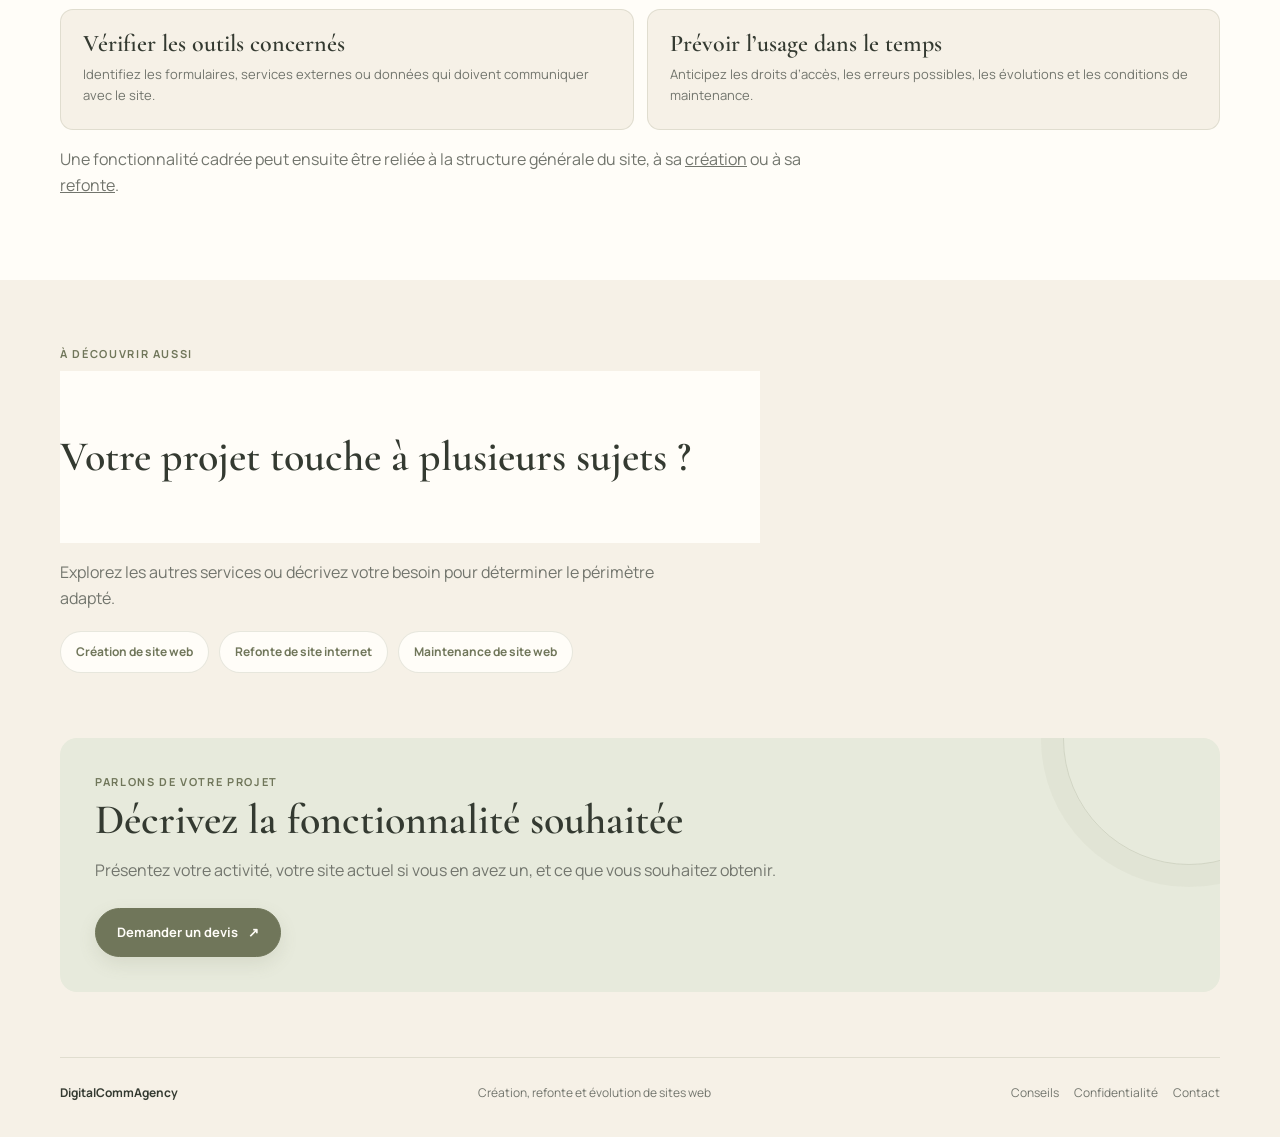
<file: developpement-web.html>
<!doctype html>
<html lang="fr">
<head>
  <meta charset="utf-8"><meta name="viewport" content="width=device-width, initial-scale=1">
  <meta name="description" content="Développement web pour ajouter une fonctionnalité ou une intégration adaptée à votre site, à vos utilisateurs et à votre activité."><meta name="robots" content="index,follow,max-image-preview:large">
  <link rel="canonical" href="https://digitalcommagency.fr/developpement-web.html"><meta name="theme-color" content="#f6f1e7">
  <meta property="og:type" content="website"><meta property="og:locale" content="fr_FR"><meta property="og:site_name" content="DigitalCommAgency"><meta property="og:title" content="Développement web sur mesure | DigitalCommAgency"><meta property="og:description" content="Développement web pour ajouter une fonctionnalité ou une intégration adaptée à votre site, à vos utilisateurs et à votre activité."><meta property="og:url" content="https://digitalcommagency.fr/developpement-web.html"><meta property="og:image" content="https://digitalcommagency.fr/assets/website-concept.webp">
  <title>Développement web sur mesure | DigitalCommAgency</title>
  <link rel="preconnect" href="https://fonts.googleapis.com"><link rel="preconnect" href="https://fonts.gstatic.com" crossorigin><link href="https://fonts.googleapis.com/css2?family=Cormorant+Garamond:wght@500;600;700&family=Manrope:wght@400;500;600;700&display=swap" rel="stylesheet"><link rel="stylesheet" href="/site.css"><link rel="stylesheet" href="/site-motion.css">
  <script type="application/ld+json">{"@context":"https://schema.org","@type":"Service","name":"Développement de site web","serviceType":"Développement de site web","url":"https://digitalcommagency.fr/developpement-web.html","areaServed":{"@type":"Country","name":"France"},"provider":{"@type":"Organization","name":"DigitalCommAgency","url":"https://digitalcommagency.fr/"}}</script>
  <link rel="icon" type="image/png" href="/assets/brand/dca-olive.png">
</head>
<body>
  <a class="skip-link" href="#contenu">Aller au contenu</a>
  <header class="site-header"><div class="wrap nav"><a class="brand" href="/" aria-label="DigitalCommAgency, accueil"><img src="/assets/brand/dca-olive.png" alt=""><span>DigitalCommAgency</span></a><nav class="navlinks" aria-label="Navigation principale"><a href="/#services">Services</a><a href="/#methode">Notre méthode</a><a href="/creer-site-internet-checklist.html">Conseils</a><a class="button" href="/#contact">Demander un devis <span aria-hidden="true">↗</span></a></nav></div></header>
  <main id="contenu">
    <section class="page-hero"><div class="wrap"><div class="breadcrumb"><a href="/">Accueil</a> <span aria-hidden="true">/</span> développement web</div><div class="eyebrow">DigitalCommAgency · développement web</div><h1>Faites évoluer votre site avec les bonnes fonctionnalités</h1><p>Quand votre site doit répondre à un nouveau besoin, un développement adapté peut simplifier le parcours de vos clients et soutenir votre activité.</p><div class="actions"><a class="button" href="/#contact">Décrivez la fonctionnalité souhaitée <span aria-hidden="true">↗</span></a><a class="button secondary" href="/#services">Voir tous les services</a></div></div></section>
    <section class="content-section"><div class="wrap"><div class="tag">Une approche adaptée à votre besoin</div><h2>Un périmètre défini avant le développement</h2><p>Chaque demande commence par le résultat attendu, les utilisateurs concernés et la façon dont la fonctionnalité doit s’intégrer au site existant. Cette étape aide à définir une solution réaliste et un périmètre de réalisation clair.</p><div class="content-grid"><article class="content-card"><h3>Comprendre le besoin</h3><p>Décrivez la tâche que vous souhaitez simplifier et ce que vos visiteurs ou votre équipe doivent pouvoir faire.</p></article>
<article class="content-card"><h3>Choisir une approche adaptée</h3><p>Définissez les éléments à créer et leur relation avec les pages, formulaires et outils déjà utilisés.</p></article>
<article class="content-card"><h3>Prévoir l’usage mobile</h3><p>Intégrez les contraintes d’affichage et d’utilisation sur téléphone dès la conception.</p></article>
<article class="content-card"><h3>Préparer les évolutions</h3><p>Documentez le périmètre livré et les besoins de suivi à prévoir après la mise en ligne.</p></article></div></div></section>
    <section class="content-section"><div class="wrap">
      <div class="tag">Fonctionnalités et intégrations</div><h2>Quand un développement web spécifique est-il utile ?</h2>
      <p>Un développement supplémentaire a du sens lorsqu’il répond à une tâche précise que les pages ou outils actuels ne couvrent pas simplement. Avant de choisir une solution, décrivez le besoin du point de vue de la personne qui va l’utiliser.</p>
      <div class="content-grid">
        <article class="content-card"><h3>Décrire le parcours</h3><p>Qui utilise la fonctionnalité, à quel moment et quelle action doit-elle rendre plus simple ?</p></article>
        <article class="content-card"><h3>Définir les entrées et le résultat</h3><p>Précisez les informations à saisir, les règles à appliquer et ce qui doit se passer ensuite.</p></article>
        <article class="content-card"><h3>Vérifier les outils concernés</h3><p>Identifiez les formulaires, services externes ou données qui doivent communiquer avec le site.</p></article>
        <article class="content-card"><h3>Prévoir l’usage dans le temps</h3><p>Anticipez les droits d’accès, les erreurs possibles, les évolutions et les conditions de maintenance.</p></article>
      </div>
      <p>Une fonctionnalité cadrée peut ensuite être reliée à la structure générale du site, à sa <a href="/creation-site-web.html">création</a> ou à sa <a href="/refonte-site-web.html">refonte</a>.</p>
    </div></section>
    <section class="related"><div class="wrap"><div class="tag">À découvrir aussi</div><h2 class="content-section h2">Votre projet touche à plusieurs sujets ?</h2><p style="color:var(--muted);max-width:650px">Explorez les autres services ou décrivez votre besoin pour déterminer le périmètre adapté.</p><div class="related-links"><a href="/creation-site-web.html">Création de site web</a>
<a href="/refonte-site-web.html">Refonte de site internet</a>
<a href="/maintenance-site-web.html">Maintenance de site web</a></div></div></section>
    <section class="related" style="padding-top:0"><div class="wrap"><div class="final-cta"><div class="tag">Parlons de votre projet</div><h2>Décrivez la fonctionnalité souhaitée</h2><p>Présentez votre activité, votre site actuel si vous en avez un, et ce que vous souhaitez obtenir.</p><a class="button" href="/#contact">Demander un devis <span aria-hidden="true">↗</span></a></div></div></section>
  </main>
  <footer class="wrap site-footer"><a class="footer-brand" href="/">DigitalCommAgency</a><span>Création, refonte et évolution de sites web</span><div class="footer-links"><a href="/creer-site-internet-checklist.html">Conseils</a><a href="/politique-confidentialite.html">Confidentialité</a><a href="/#contact">Contact</a></div></footer>
  <script src="/site-motion.js" defer></script>
</body>
</html>
</file>
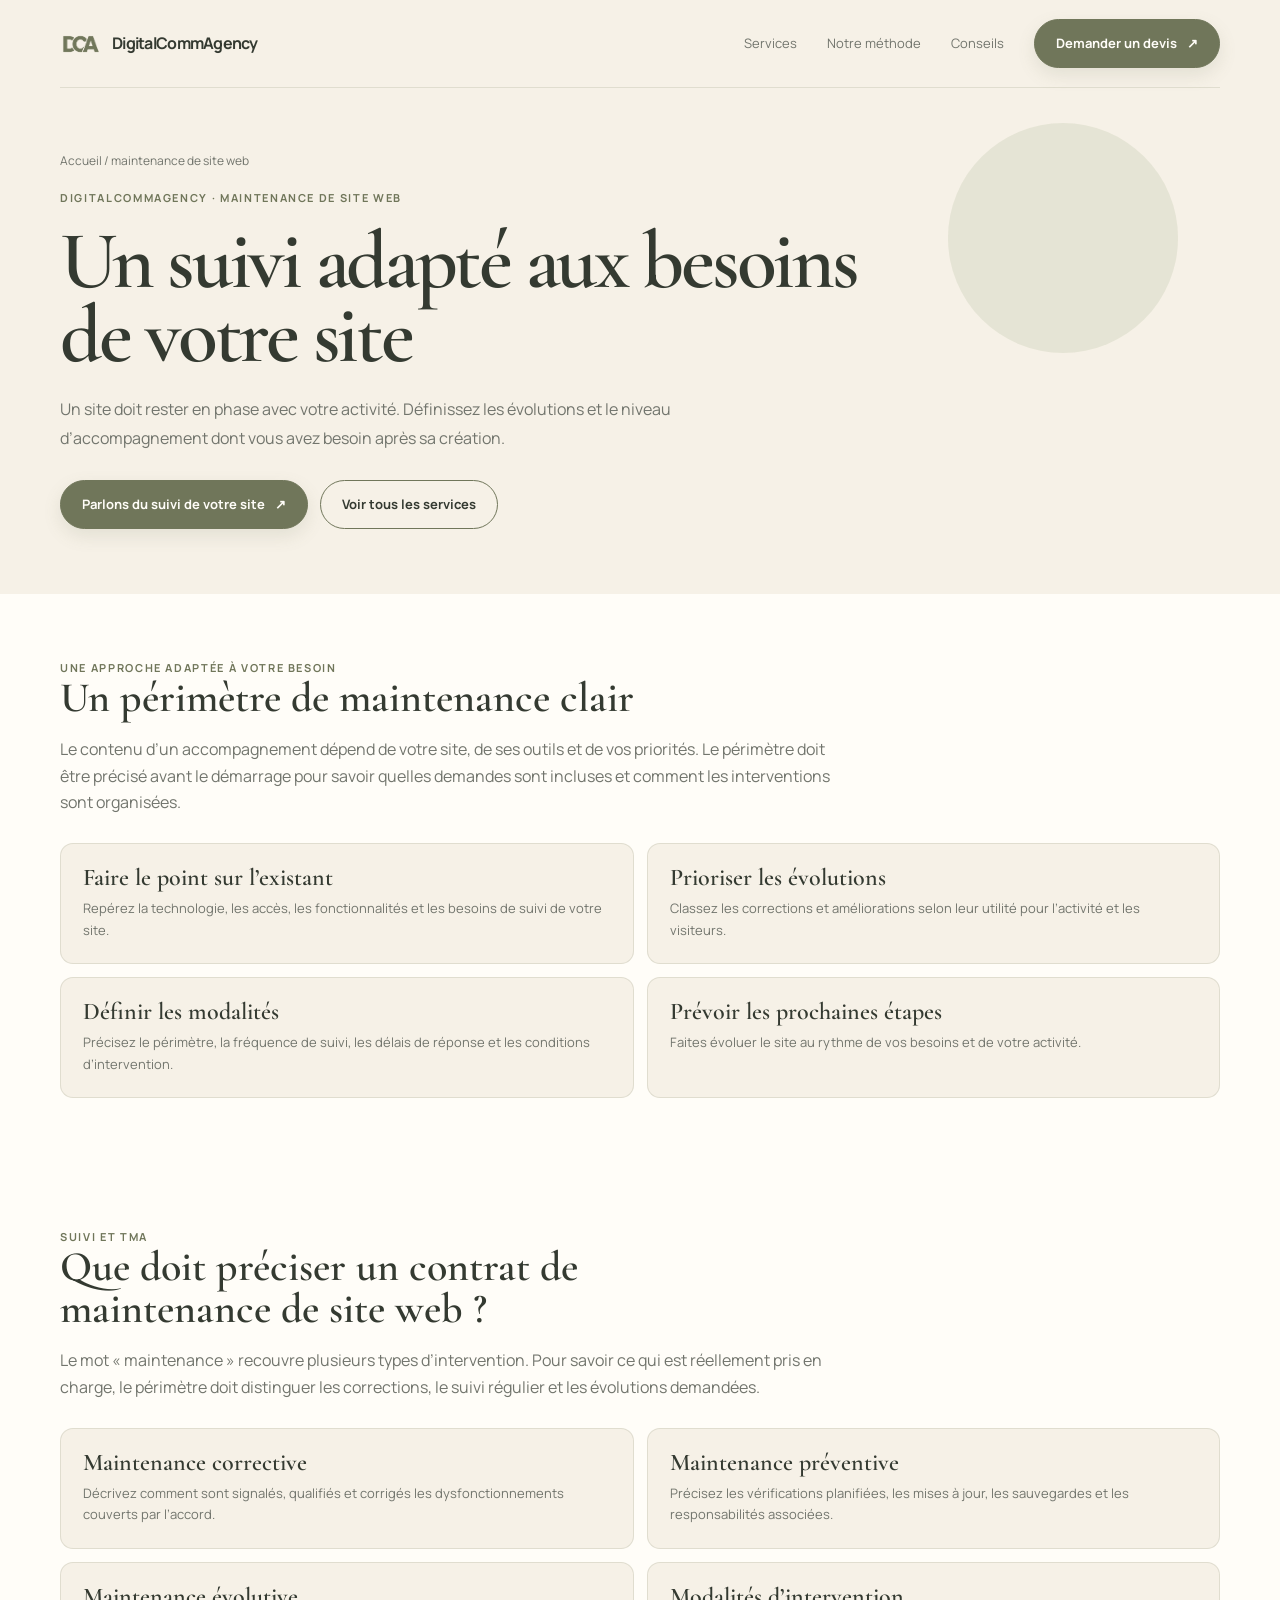
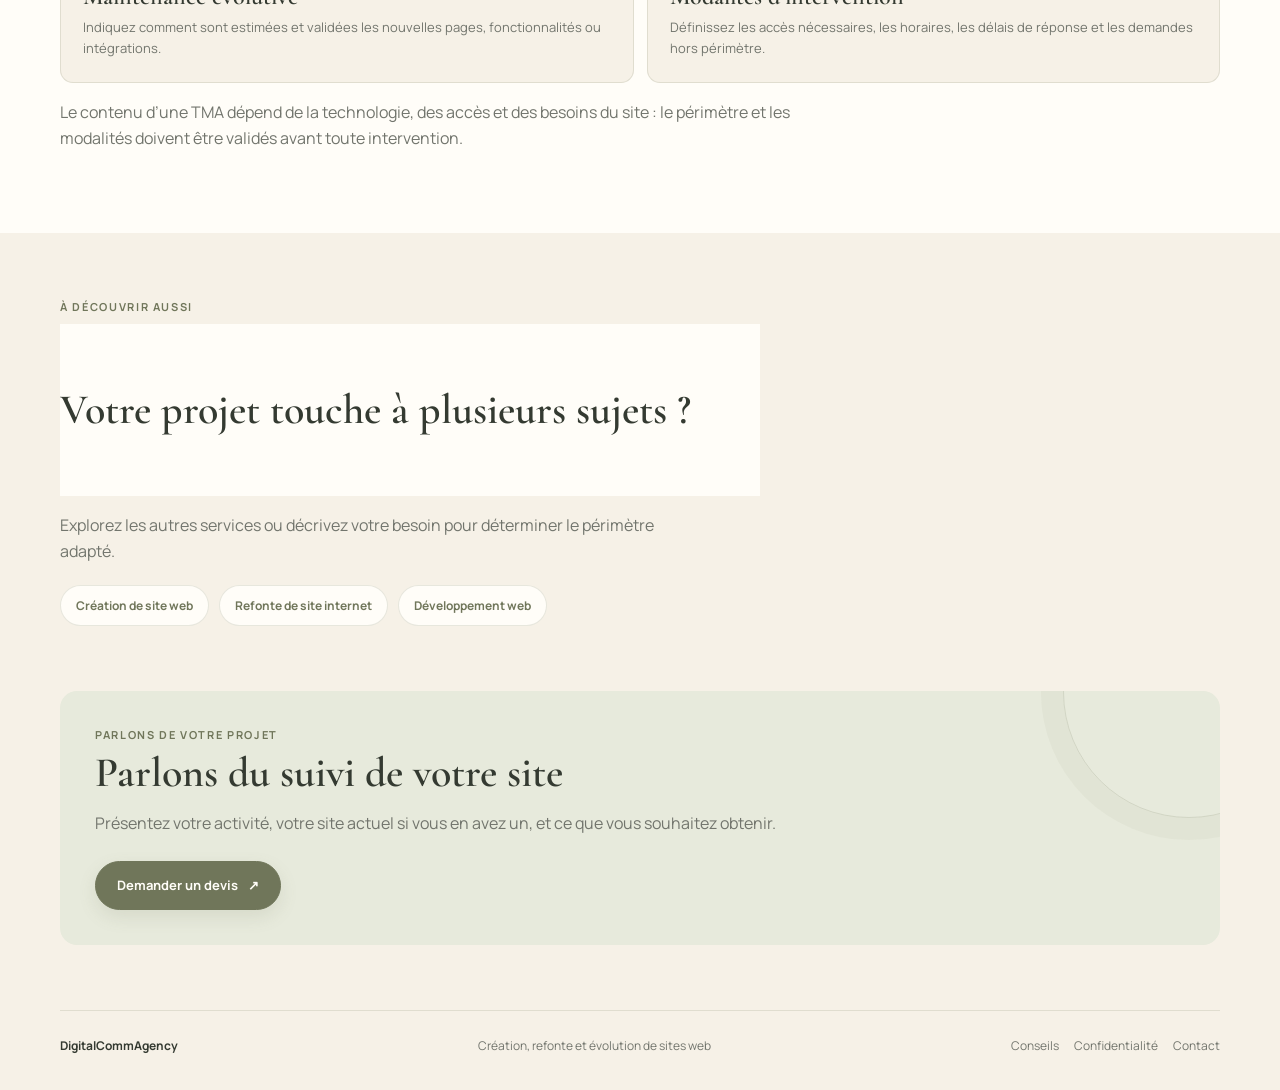
<file: maintenance-site-web.html>
<!doctype html>
<html lang="fr">
<head>
  <meta charset="utf-8"><meta name="viewport" content="width=device-width, initial-scale=1">
  <meta name="description" content="Maintenance de site web et TMA : définissez les corrections, évolutions, modalités de suivi et priorités adaptées à votre site."><meta name="robots" content="index,follow,max-image-preview:large">
  <link rel="canonical" href="https://digitalcommagency.fr/maintenance-site-web.html"><meta name="theme-color" content="#f6f1e7">
  <meta property="og:type" content="website"><meta property="og:locale" content="fr_FR"><meta property="og:site_name" content="DigitalCommAgency"><meta property="og:title" content="Maintenance de site web et TMA | DigitalCommAgency"><meta property="og:description" content="Maintenance de site web et TMA : définissez les corrections, évolutions, modalités de suivi et priorités adaptées à votre site."><meta property="og:url" content="https://digitalcommagency.fr/maintenance-site-web.html"><meta property="og:image" content="https://digitalcommagency.fr/assets/website-concept.webp">
  <title>Maintenance de site web et TMA | DigitalCommAgency</title>
  <link rel="preconnect" href="https://fonts.googleapis.com"><link rel="preconnect" href="https://fonts.gstatic.com" crossorigin><link href="https://fonts.googleapis.com/css2?family=Cormorant+Garamond:wght@500;600;700&family=Manrope:wght@400;500;600;700&display=swap" rel="stylesheet"><link rel="stylesheet" href="/site.css"><link rel="stylesheet" href="/site-motion.css">
  <script type="application/ld+json">{"@context":"https://schema.org","@type":"Service","name":"Maintenance de site internet","serviceType":"Maintenance de site internet","url":"https://digitalcommagency.fr/maintenance-site-web.html","areaServed":{"@type":"Country","name":"France"},"provider":{"@type":"Organization","name":"DigitalCommAgency","url":"https://digitalcommagency.fr/"}}</script>
  <link rel="icon" type="image/png" href="/assets/brand/dca-olive.png">
</head>
<body>
  <a class="skip-link" href="#contenu">Aller au contenu</a>
  <header class="site-header"><div class="wrap nav"><a class="brand" href="/" aria-label="DigitalCommAgency, accueil"><img src="/assets/brand/dca-olive.png" alt=""><span>DigitalCommAgency</span></a><nav class="navlinks" aria-label="Navigation principale"><a href="/#services">Services</a><a href="/#methode">Notre méthode</a><a href="/creer-site-internet-checklist.html">Conseils</a><a class="button" href="/#contact">Demander un devis <span aria-hidden="true">↗</span></a></nav></div></header>
  <main id="contenu">
    <section class="page-hero"><div class="wrap"><div class="breadcrumb"><a href="/">Accueil</a> <span aria-hidden="true">/</span> maintenance de site web</div><div class="eyebrow">DigitalCommAgency · maintenance de site web</div><h1>Un suivi adapté aux besoins de votre site</h1><p>Un site doit rester en phase avec votre activité. Définissez les évolutions et le niveau d’accompagnement dont vous avez besoin après sa création.</p><div class="actions"><a class="button" href="/#contact">Parlons du suivi de votre site <span aria-hidden="true">↗</span></a><a class="button secondary" href="/#services">Voir tous les services</a></div></div></section>
    <section class="content-section"><div class="wrap"><div class="tag">Une approche adaptée à votre besoin</div><h2>Un périmètre de maintenance clair</h2><p>Le contenu d’un accompagnement dépend de votre site, de ses outils et de vos priorités. Le périmètre doit être précisé avant le démarrage pour savoir quelles demandes sont incluses et comment les interventions sont organisées.</p><div class="content-grid"><article class="content-card"><h3>Faire le point sur l’existant</h3><p>Repérez la technologie, les accès, les fonctionnalités et les besoins de suivi de votre site.</p></article>
<article class="content-card"><h3>Prioriser les évolutions</h3><p>Classez les corrections et améliorations selon leur utilité pour l’activité et les visiteurs.</p></article>
<article class="content-card"><h3>Définir les modalités</h3><p>Précisez le périmètre, la fréquence de suivi, les délais de réponse et les conditions d’intervention.</p></article>
<article class="content-card"><h3>Prévoir les prochaines étapes</h3><p>Faites évoluer le site au rythme de vos besoins et de votre activité.</p></article></div></div></section>
    <section class="content-section"><div class="wrap">
      <div class="tag">Suivi et TMA</div><h2>Que doit préciser un contrat de maintenance de site web ?</h2>
      <p>Le mot « maintenance » recouvre plusieurs types d’intervention. Pour savoir ce qui est réellement pris en charge, le périmètre doit distinguer les corrections, le suivi régulier et les évolutions demandées.</p>
      <div class="content-grid">
        <article class="content-card"><h3>Maintenance corrective</h3><p>Décrivez comment sont signalés, qualifiés et corrigés les dysfonctionnements couverts par l’accord.</p></article>
        <article class="content-card"><h3>Maintenance préventive</h3><p>Précisez les vérifications planifiées, les mises à jour, les sauvegardes et les responsabilités associées.</p></article>
        <article class="content-card"><h3>Maintenance évolutive</h3><p>Indiquez comment sont estimées et validées les nouvelles pages, fonctionnalités ou intégrations.</p></article>
        <article class="content-card"><h3>Modalités d’intervention</h3><p>Définissez les accès nécessaires, les horaires, les délais de réponse et les demandes hors périmètre.</p></article>
      </div>
      <p>Le contenu d’une TMA dépend de la technologie, des accès et des besoins du site : le périmètre et les modalités doivent être validés avant toute intervention.</p>
    </div></section>
    <section class="related"><div class="wrap"><div class="tag">À découvrir aussi</div><h2 class="content-section h2">Votre projet touche à plusieurs sujets ?</h2><p style="color:var(--muted);max-width:650px">Explorez les autres services ou décrivez votre besoin pour déterminer le périmètre adapté.</p><div class="related-links"><a href="/creation-site-web.html">Création de site web</a>
<a href="/refonte-site-web.html">Refonte de site internet</a>
<a href="/developpement-web.html">Développement web</a></div></div></section>
    <section class="related" style="padding-top:0"><div class="wrap"><div class="final-cta"><div class="tag">Parlons de votre projet</div><h2>Parlons du suivi de votre site</h2><p>Présentez votre activité, votre site actuel si vous en avez un, et ce que vous souhaitez obtenir.</p><a class="button" href="/#contact">Demander un devis <span aria-hidden="true">↗</span></a></div></div></section>
  </main>
  <footer class="wrap site-footer"><a class="footer-brand" href="/">DigitalCommAgency</a><span>Création, refonte et évolution de sites web</span><div class="footer-links"><a href="/creer-site-internet-checklist.html">Conseils</a><a href="/politique-confidentialite.html">Confidentialité</a><a href="/#contact">Contact</a></div></footer>
  <script src="/site-motion.js" defer></script>
</body>
</html>
</file>
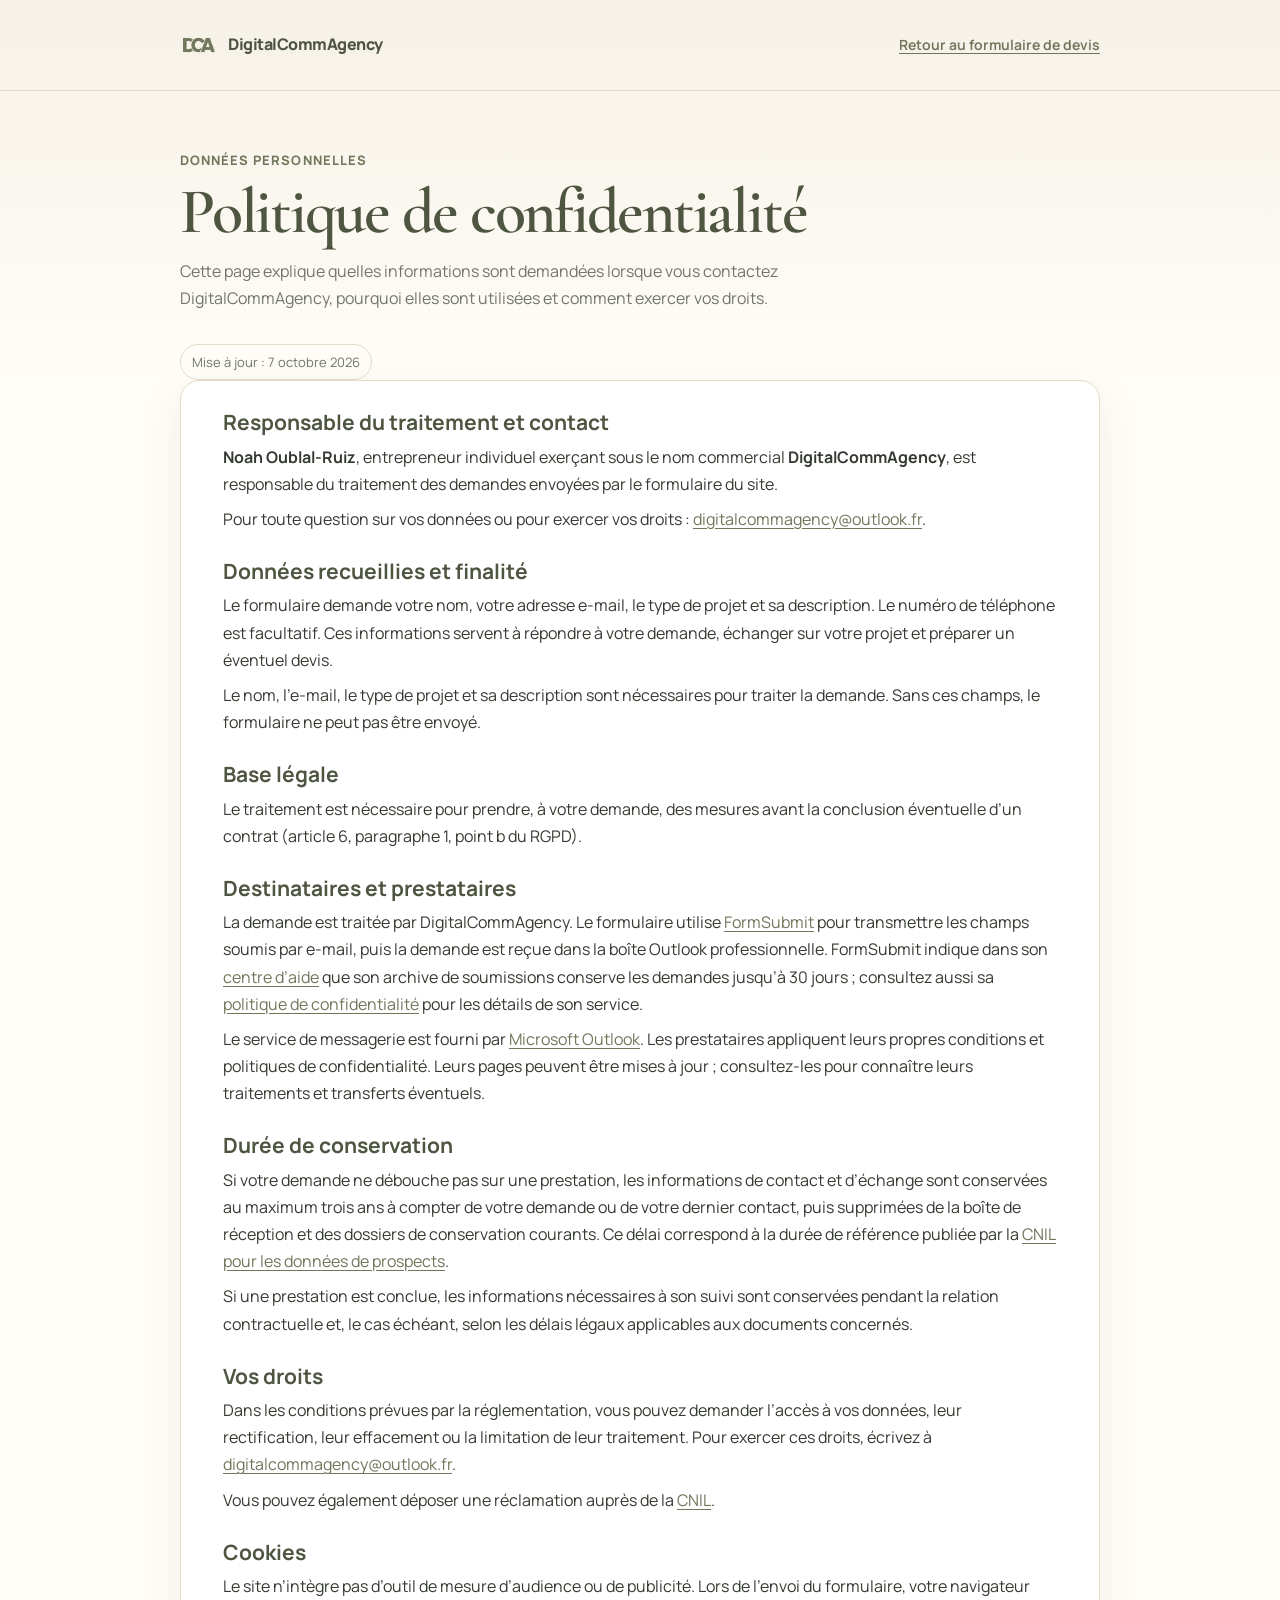
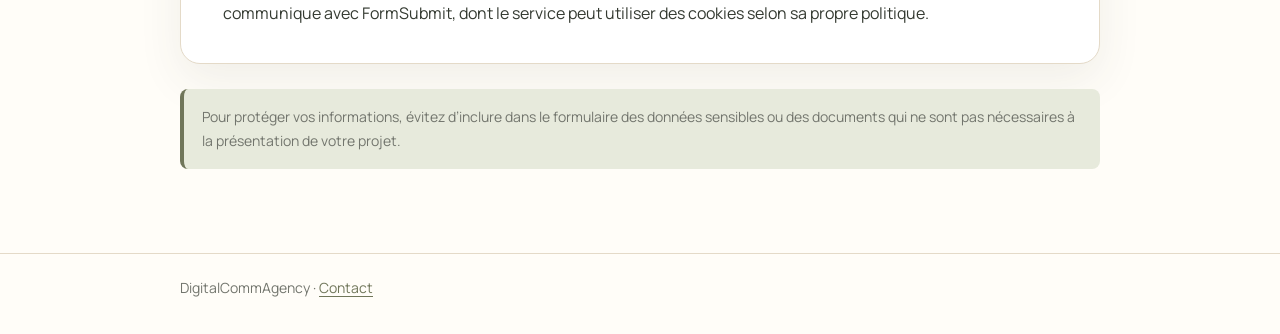
<file: politique-confidentialite.html>
<!doctype html>
<html lang="fr">
  <head>
    <meta charset="utf-8" />
    <meta name="viewport" content="width=device-width, initial-scale=1" />
    <meta name="description" content="Politique de confidentialité de DigitalCommAgency : informations sur les données reçues par le formulaire de demande de devis et vos droits." />
    <meta name="robots" content="index,follow" />
    <link rel="canonical" href="https://digitalcommagency.fr/politique-confidentialite.html" />
    <meta name="theme-color" content="#f6f1e7" />
    <title>Politique de confidentialité | DigitalCommAgency</title>
    <link rel="preconnect" href="https://fonts.googleapis.com" /><link rel="preconnect" href="https://fonts.gstatic.com" crossorigin /><link href="https://fonts.googleapis.com/css2?family=Cormorant+Garamond:wght@500;600;700&family=Manrope:wght@400;500;600;700&display=swap" rel="stylesheet" />
    <style>
      :root { color-scheme:light; --olive:#70765a; --deep:#4e5540; --ink:#343a31; --muted:#72756d; --line:#e4dac8; --soft:#e7eadc; }
      * { box-sizing:border-box; }
      body { margin:0; color:var(--ink); background:linear-gradient(180deg,#f6f1e7 0,#fffdf8 380px); font:16px/1.7 "Manrope",system-ui,-apple-system,"Segoe UI",sans-serif; }
      a { color:var(--olive); text-underline-offset:3px; }
      .wrap { width:min(100% - 36px, 920px); margin-inline:auto; }
      header { padding:26px 0; border-bottom:1px solid var(--line); }
      .topbar { display:flex; justify-content:space-between; align-items:center; gap:20px; }
      .brand { color:var(--deep); font-weight:800; text-decoration:none; letter-spacing:-.03em; }
      .back { font-size:14px; font-weight:650; }
      main { padding:58px 0 76px; }
      .eyebrow { color:var(--olive); font-size:13px; font-weight:750; letter-spacing:.08em; text-transform:uppercase; }
      h1 { max-width:760px; margin:10px 0 14px; color:var(--deep); font:600 clamp(42px,6vw,64px)/.98 "Cormorant Garamond",Georgia,serif; letter-spacing:-.035em; }
      .intro { max-width:700px; margin:0 0 32px; color:var(--muted); }
      .updated { display:inline-block; padding:6px 11px; border:1px solid var(--line); border-radius:999px; color:var(--muted); font-size:13px; }
      article { padding:28px clamp(20px,5vw,42px); border:1px solid var(--line); border-radius:20px; background:#fff; box-shadow:0 16px 45px rgba(61,67,50,.08); }
      section + section { margin-top:25px; }
      h2 { margin:0 0 8px; color:var(--deep); font-size:21px; line-height:1.25; }
      p { margin:8px 0; }
      ul { margin:8px 0 0; padding-left:22px; }
      li + li { margin-top:5px; }
      .notice { margin-top:25px; padding:16px 18px; border-left:4px solid var(--olive); border-radius:8px; background:var(--soft); color:var(--muted); font-size:14px; }
      footer { padding:22px 0 34px; border-top:1px solid var(--line); color:var(--muted); font-size:14px; }
      @media(max-width:600px) { .topbar { align-items:flex-start; flex-direction:column; gap:8px; } main { padding-top:42px; } }
    </style>
    <link rel="icon" type="image/png" href="/assets/brand/dca-olive.png">
</head>
  <body>
    <header><div class="wrap topbar"><a class="brand" href="/" style="display:flex;align-items:center;gap:10px"><img src="/assets/brand/dca-olive.png" alt="" width="38" height="38">DigitalCommAgency</a><a class="back" href="/#contact">Retour au formulaire de devis</a></div></header>
    <main class="wrap">
      <div class="eyebrow">Données personnelles</div>
      <h1>Politique de confidentialité</h1>
      <p class="intro">Cette page explique quelles informations sont demandées lorsque vous contactez DigitalCommAgency, pourquoi elles sont utilisées et comment exercer vos droits.</p>
      <span class="updated">Mise à jour : 7 octobre 2026</span>

      <article>
        <section>
          <h2>Responsable du traitement et contact</h2>
          <p><strong>Noah Oublal-Ruiz</strong>, entrepreneur individuel exerçant sous le nom commercial <strong>DigitalCommAgency</strong>, est responsable du traitement des demandes envoyées par le formulaire du site.</p>
          <p>Pour toute question sur vos données ou pour exercer vos droits : <a href="mailto:digitalcommagency@outlook.fr">digitalcommagency@outlook.fr</a>.</p>
        </section>

        <section>
          <h2>Données recueillies et finalité</h2>
          <p>Le formulaire demande votre nom, votre adresse e-mail, le type de projet et sa description. Le numéro de téléphone est facultatif. Ces informations servent à répondre à votre demande, échanger sur votre projet et préparer un éventuel devis.</p>
          <p>Le nom, l’e-mail, le type de projet et sa description sont nécessaires pour traiter la demande. Sans ces champs, le formulaire ne peut pas être envoyé.</p>
        </section>

        <section>
          <h2>Base légale</h2>
          <p>Le traitement est nécessaire pour prendre, à votre demande, des mesures avant la conclusion éventuelle d’un contrat (article 6, paragraphe 1, point b du RGPD).</p>
        </section>

        <section>
          <h2>Destinataires et prestataires</h2>
          <p>La demande est traitée par DigitalCommAgency. Le formulaire utilise <a href="https://formsubmit.co/" rel="noopener noreferrer">FormSubmit</a> pour transmettre les champs soumis par e-mail, puis la demande est reçue dans la boîte Outlook professionnelle. FormSubmit indique dans son <a href="https://formsubmit.co/help" rel="noopener noreferrer">centre d’aide</a> que son archive de soumissions conserve les demandes jusqu’à 30 jours ; consultez aussi sa <a href="https://formsubmit.co/privacy.pdf" rel="noopener noreferrer">politique de confidentialité</a> pour les détails de son service.</p>
          <p>Le service de messagerie est fourni par <a href="https://privacy.microsoft.com/privacystatement" rel="noopener noreferrer">Microsoft Outlook</a>. Les prestataires appliquent leurs propres conditions et politiques de confidentialité. Leurs pages peuvent être mises à jour ; consultez-les pour connaître leurs traitements et transferts éventuels.</p>
        </section>

        <section>
          <h2>Durée de conservation</h2>
          <p>Si votre demande ne débouche pas sur une prestation, les informations de contact et d’échange sont conservées au maximum trois ans à compter de votre demande ou de votre dernier contact, puis supprimées de la boîte de réception et des dossiers de conservation courants. Ce délai correspond à la durée de référence publiée par la <a href="https://www.cnil.fr/fr/exemple-dinformation-de-prospects-prospection-commerciale-par-voie-postale" rel="noopener noreferrer">CNIL pour les données de prospects</a>.</p>
          <p>Si une prestation est conclue, les informations nécessaires à son suivi sont conservées pendant la relation contractuelle et, le cas échéant, selon les délais légaux applicables aux documents concernés.</p>
        </section>

        <section>
          <h2>Vos droits</h2>
          <p>Dans les conditions prévues par la réglementation, vous pouvez demander l’accès à vos données, leur rectification, leur effacement ou la limitation de leur traitement. Pour exercer ces droits, écrivez à <a href="mailto:digitalcommagency@outlook.fr">digitalcommagency@outlook.fr</a>.</p>
          <p>Vous pouvez également déposer une réclamation auprès de la <a href="https://www.cnil.fr/fr/plaintes" rel="noopener noreferrer">CNIL</a>.</p>
        </section>

        <section>
          <h2>Cookies</h2>
          <p>Le site n’intègre pas d’outil de mesure d’audience ou de publicité. Lors de l’envoi du formulaire, votre navigateur communique avec FormSubmit, dont le service peut utiliser des cookies selon sa propre politique.</p>
        </section>
      </article>
      <p class="notice">Pour protéger vos informations, évitez d’inclure dans le formulaire des données sensibles ou des documents qui ne sont pas nécessaires à la présentation de votre projet.</p>
    </main>
    <footer><div class="wrap">DigitalCommAgency · <a href="/#contact">Contact</a></div></footer>
  </body>
</html>
</file>
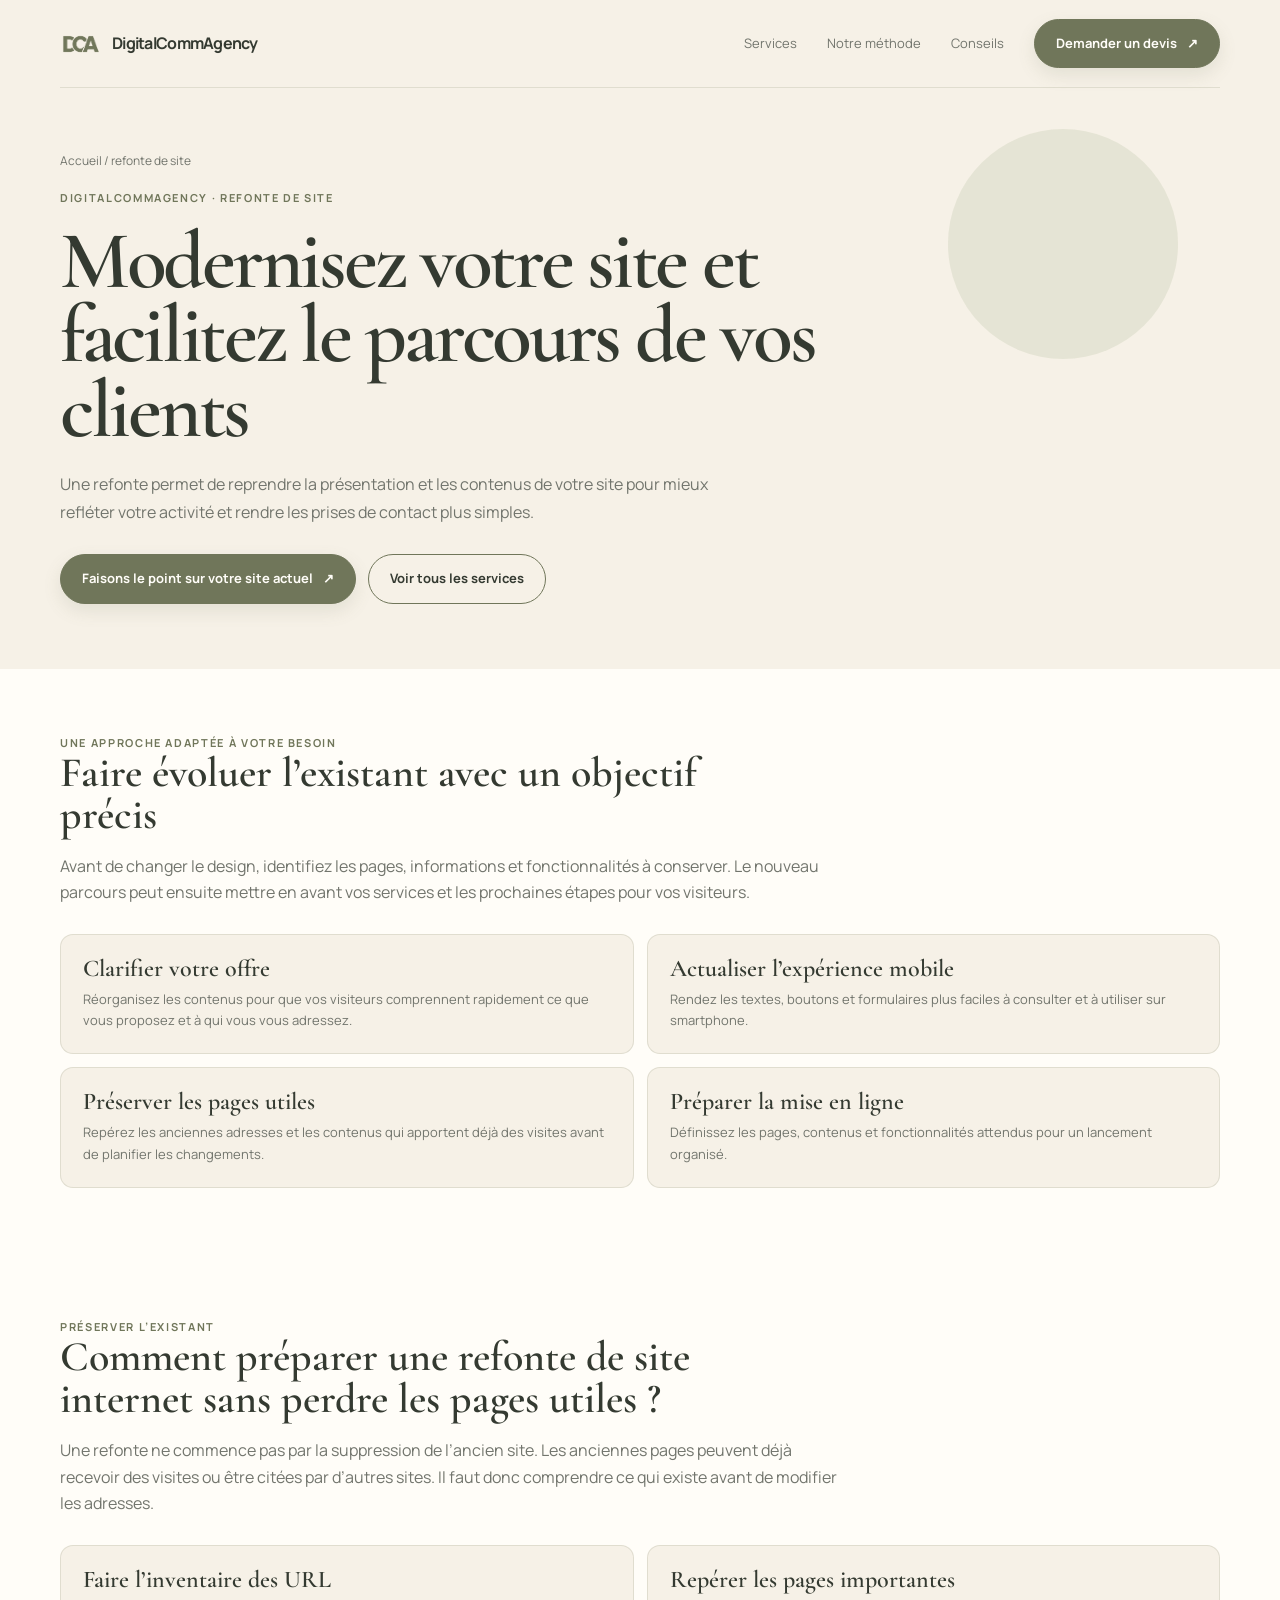
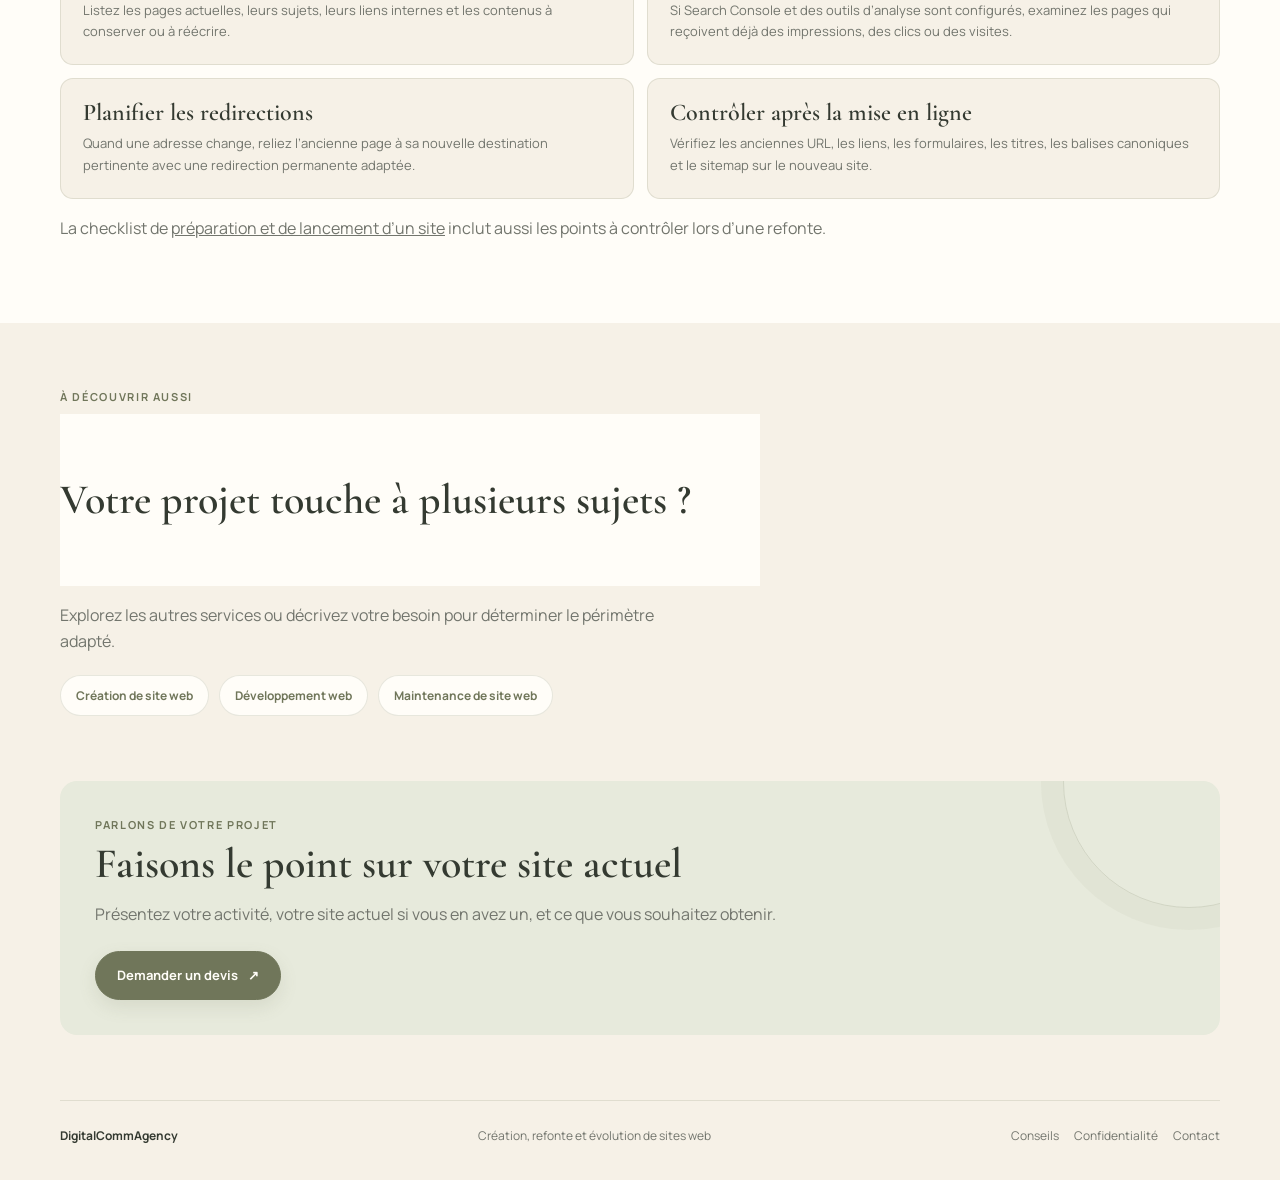
<file: refonte-site-web.html>
<!doctype html>
<html lang="fr">
<head>
  <meta charset="utf-8"><meta name="viewport" content="width=device-width, initial-scale=1">
  <meta name="description" content="Refonte de site internet : clarifiez votre offre, améliorez l’expérience mobile et préparez la migration des pages utiles et de leurs liens."><meta name="robots" content="index,follow,max-image-preview:large">
  <link rel="canonical" href="https://digitalcommagency.fr/refonte-site-web.html"><meta name="theme-color" content="#f6f1e7">
  <meta property="og:type" content="website"><meta property="og:locale" content="fr_FR"><meta property="og:site_name" content="DigitalCommAgency"><meta property="og:title" content="Refonte de site internet pour entreprise | DigitalCommAgency"><meta property="og:description" content="Refonte de site internet : clarifiez votre offre, améliorez l’expérience mobile et préparez la migration des pages utiles et de leurs liens."><meta property="og:url" content="https://digitalcommagency.fr/refonte-site-web.html"><meta property="og:image" content="https://digitalcommagency.fr/assets/website-concept.webp">
  <title>Refonte de site internet pour entreprise | DigitalCommAgency</title>
  <link rel="preconnect" href="https://fonts.googleapis.com"><link rel="preconnect" href="https://fonts.gstatic.com" crossorigin><link href="https://fonts.googleapis.com/css2?family=Cormorant+Garamond:wght@500;600;700&family=Manrope:wght@400;500;600;700&display=swap" rel="stylesheet"><link rel="stylesheet" href="/site.css"><link rel="stylesheet" href="/site-motion.css">
  <script type="application/ld+json">{"@context":"https://schema.org","@type":"Service","name":"Refonte de site web","serviceType":"Refonte de site web","url":"https://digitalcommagency.fr/refonte-site-web.html","areaServed":{"@type":"Country","name":"France"},"provider":{"@type":"Organization","name":"DigitalCommAgency","url":"https://digitalcommagency.fr/"}}</script>
  <link rel="icon" type="image/png" href="/assets/brand/dca-olive.png">
</head>
<body>
  <a class="skip-link" href="#contenu">Aller au contenu</a>
  <header class="site-header"><div class="wrap nav"><a class="brand" href="/" aria-label="DigitalCommAgency, accueil"><img src="/assets/brand/dca-olive.png" alt=""><span>DigitalCommAgency</span></a><nav class="navlinks" aria-label="Navigation principale"><a href="/#services">Services</a><a href="/#methode">Notre méthode</a><a href="/creer-site-internet-checklist.html">Conseils</a><a class="button" href="/#contact">Demander un devis <span aria-hidden="true">↗</span></a></nav></div></header>
  <main id="contenu">
    <section class="page-hero"><div class="wrap"><div class="breadcrumb"><a href="/">Accueil</a> <span aria-hidden="true">/</span> refonte de site</div><div class="eyebrow">DigitalCommAgency · refonte de site</div><h1>Modernisez votre site et facilitez le parcours de vos clients</h1><p>Une refonte permet de reprendre la présentation et les contenus de votre site pour mieux refléter votre activité et rendre les prises de contact plus simples.</p><div class="actions"><a class="button" href="/#contact">Faisons le point sur votre site actuel <span aria-hidden="true">↗</span></a><a class="button secondary" href="/#services">Voir tous les services</a></div></div></section>
    <section class="content-section"><div class="wrap"><div class="tag">Une approche adaptée à votre besoin</div><h2>Faire évoluer l’existant avec un objectif précis</h2><p>Avant de changer le design, identifiez les pages, informations et fonctionnalités à conserver. Le nouveau parcours peut ensuite mettre en avant vos services et les prochaines étapes pour vos visiteurs.</p><div class="content-grid"><article class="content-card"><h3>Clarifier votre offre</h3><p>Réorganisez les contenus pour que vos visiteurs comprennent rapidement ce que vous proposez et à qui vous vous adressez.</p></article>
<article class="content-card"><h3>Actualiser l’expérience mobile</h3><p>Rendez les textes, boutons et formulaires plus faciles à consulter et à utiliser sur smartphone.</p></article>
<article class="content-card"><h3>Préserver les pages utiles</h3><p>Repérez les anciennes adresses et les contenus qui apportent déjà des visites avant de planifier les changements.</p></article>
<article class="content-card"><h3>Préparer la mise en ligne</h3><p>Définissez les pages, contenus et fonctionnalités attendus pour un lancement organisé.</p></article></div></div></section>
    <section class="content-section"><div class="wrap">
      <div class="tag">Préserver l’existant</div><h2>Comment préparer une refonte de site internet sans perdre les pages utiles ?</h2>
      <p>Une refonte ne commence pas par la suppression de l’ancien site. Les anciennes pages peuvent déjà recevoir des visites ou être citées par d’autres sites. Il faut donc comprendre ce qui existe avant de modifier les adresses.</p>
      <div class="content-grid">
        <article class="content-card"><h3>Faire l’inventaire des URL</h3><p>Listez les pages actuelles, leurs sujets, leurs liens internes et les contenus à conserver ou à réécrire.</p></article>
        <article class="content-card"><h3>Repérer les pages importantes</h3><p>Si Search Console et des outils d’analyse sont configurés, examinez les pages qui reçoivent déjà des impressions, des clics ou des visites.</p></article>
        <article class="content-card"><h3>Planifier les redirections</h3><p>Quand une adresse change, reliez l’ancienne page à sa nouvelle destination pertinente avec une redirection permanente adaptée.</p></article>
        <article class="content-card"><h3>Contrôler après la mise en ligne</h3><p>Vérifiez les anciennes URL, les liens, les formulaires, les titres, les balises canoniques et le sitemap sur le nouveau site.</p></article>
      </div>
      <p>La checklist de <a href="/creer-site-internet-checklist.html">préparation et de lancement d’un site</a> inclut aussi les points à contrôler lors d’une refonte.</p>
    </div></section>
    <section class="related"><div class="wrap"><div class="tag">À découvrir aussi</div><h2 class="content-section h2">Votre projet touche à plusieurs sujets ?</h2><p style="color:var(--muted);max-width:650px">Explorez les autres services ou décrivez votre besoin pour déterminer le périmètre adapté.</p><div class="related-links"><a href="/creation-site-web.html">Création de site web</a>
<a href="/developpement-web.html">Développement web</a>
<a href="/maintenance-site-web.html">Maintenance de site web</a></div></div></section>
    <section class="related" style="padding-top:0"><div class="wrap"><div class="final-cta"><div class="tag">Parlons de votre projet</div><h2>Faisons le point sur votre site actuel</h2><p>Présentez votre activité, votre site actuel si vous en avez un, et ce que vous souhaitez obtenir.</p><a class="button" href="/#contact">Demander un devis <span aria-hidden="true">↗</span></a></div></div></section>
  </main>
  <footer class="wrap site-footer"><a class="footer-brand" href="/">DigitalCommAgency</a><span>Création, refonte et évolution de sites web</span><div class="footer-links"><a href="/creer-site-internet-checklist.html">Conseils</a><a href="/politique-confidentialite.html">Confidentialité</a><a href="/#contact">Contact</a></div></footer>
  <script src="/site-motion.js" defer></script>
</body>
</html>
</file>
<file: site.css>
:root{--ink:#343a31;--olive:#70765a;--olive-dark:#4e5540;--sage:#c5cbb1;--sage-light:#e7eadc;--blue:#a9c6d5;--blue-light:#e2edf1;--blue-dark:#587b8c;--yellow:#efda9c;--yellow-light:#f6ecc9;--cream:#f6f1e7;--paper:#fffdf8;--sand:#e4dac8;--muted:#72756d;--display:'Cormorant Garamond',Georgia,serif;--body:'Manrope',Arial,sans-serif;--line:rgba(112,118,90,.17);--shadow:0 24px 60px rgba(61,67,50,.10)}
*{box-sizing:border-box}html{scroll-behavior:smooth}body{margin:0;background:var(--cream);color:var(--ink);font:400 16px/1.65 var(--body);-webkit-font-smoothing:antialiased}a{color:inherit}img{max-width:100%;display:block}button,input,select,textarea{font:inherit}.wrap{width:min(1160px,calc(100% - 48px));margin-inline:auto}.skip-link{position:absolute;left:-9999px;top:10px;z-index:30;background:var(--paper);padding:10px}.skip-link:focus{left:10px}.site-header{position:relative;z-index:5}.nav{min-height:88px;display:flex;align-items:center;justify-content:space-between;gap:28px;border-bottom:1px solid var(--line)}.brand{display:inline-flex;align-items:center;gap:10px;text-decoration:none;font-size:16px;font-weight:700;letter-spacing:-.045em;white-space:nowrap}.brand img{width:42px;height:42px;object-fit:contain}.navlinks{display:flex;align-items:center;gap:30px}.navlinks a:not(.button){text-decoration:none;font-size:13px;color:var(--muted);transition:color .2s}.navlinks a:not(.button):hover{color:var(--olive-dark)}.button{display:inline-flex;align-items:center;justify-content:center;gap:10px;border:1px solid var(--olive);border-radius:999px;padding:13px 21px;background:var(--olive);color:var(--paper);font-weight:700;font-size:13px;text-decoration:none;transition:transform .2s,background .2s,box-shadow .2s;box-shadow:0 7px 18px rgba(112,118,90,.14)}.button:hover{transform:translateY(-2px);background:var(--olive-dark);box-shadow:0 11px 25px rgba(112,118,90,.21)}.button.secondary{background:transparent;color:var(--ink);box-shadow:none}.button.secondary:hover{background:var(--paper)}.eyebrow,.tag{color:var(--olive);font-size:11px;font-weight:700;letter-spacing:.15em;text-transform:uppercase}.hero{position:relative;isolation:isolate;overflow:hidden}.hero:before{content:"";position:absolute;z-index:-1;width:430px;height:430px;right:-160px;top:-130px;border-radius:50%;background:var(--sage);opacity:.32}.hero:after{content:"";position:absolute;z-index:-1;width:230px;height:230px;right:11%;bottom:-170px;border-radius:50%;background:var(--yellow);opacity:.42}.hero-grid{display:grid;grid-template-columns:1.05fr .95fr;align-items:center;gap:clamp(35px,7vw,95px);padding:64px 0 84px}.hero-copy h1,.page-hero h1{font:600 clamp(48px,6.4vw,82px)/.91 var(--display);letter-spacing:-.04em;margin:17px 0 22px;max-width:700px}.hero-copy h1 em,.page-hero h1 em{font-weight:500;color:var(--olive);font-style:italic}.hero-copy>p,.page-hero>p{color:var(--muted);font-size:16px;line-height:1.8;max-width:560px}.actions{display:flex;align-items:center;gap:12px;flex-wrap:wrap;margin-top:27px}.hero-art{position:relative}.hero-art>img{width:100%;aspect-ratio:4/5;object-fit:cover;border-radius:48% 48% 18px 18px;box-shadow:var(--shadow);border:7px solid rgba(255,253,248,.82)}.art-caption{position:absolute;left:-30px;bottom:34px;background:var(--paper);border:1px solid var(--line);border-radius:14px;padding:15px 19px;box-shadow:var(--shadow);font-size:12px;max-width:225px}.art-caption b{display:block;color:var(--olive);font-size:13px}.hero-note{display:flex;align-items:center;gap:18px;margin-top:38px;color:var(--muted);font-size:12px}.hero-note span{display:flex;align-items:center;gap:7px}.dot{display:inline-block;flex:none;width:9px;height:9px;border-radius:50%;background:var(--blue)}.section{padding:86px 0}.section.paper{background:var(--paper)}.section-head{display:grid;grid-template-columns:1fr .65fr;gap:32px;align-items:end;margin-bottom:36px}.section h2,.cta h2{font:600 clamp(37px,4.4vw,58px)/.98 var(--display);letter-spacing:-.025em;margin:8px 0 0;max-width:730px}.section-head>p{margin:0;color:var(--muted);max-width:430px}.service-grid{display:grid;grid-template-columns:repeat(4,1fr);gap:13px}.service-card{min-height:242px;border:1px solid var(--line);border-radius:16px;background:var(--cream);padding:24px 21px;display:flex;flex-direction:column;transition:transform .2s,box-shadow .2s,border .2s}.service-card:hover{transform:translateY(-4px);box-shadow:var(--shadow);border-color:var(--sage)}.card-index{width:38px;height:38px;border-radius:50%;display:grid;place-items:center;background:var(--sage-light);color:var(--olive);font:600 16px var(--display)}.service-card:nth-child(2) .card-index{background:var(--blue-light);color:var(--blue-dark)}.service-card:nth-child(3) .card-index{background:var(--yellow-light);color:var(--olive-dark)}.service-card h3{font:600 25px/1 var(--display);margin:24px 0 10px}.service-card h3 a{text-decoration:none}.service-card p{margin:0 0 18px;color:var(--muted);font-size:13px;line-height:1.7}.text-link{margin-top:auto;font-size:12px;color:var(--olive);font-weight:700;text-decoration:none}.text-link span{font-size:17px;margin-left:5px}.split{display:grid;grid-template-columns:.8fr 1.2fr;gap:clamp(35px,7vw,95px);align-items:center}.split-art{min-height:350px;position:relative;border-radius:28px;background:var(--blue);overflow:hidden;display:grid;place-items:center}.split-art:before,.split-art:after{content:"";position:absolute;border-radius:50%;background:var(--paper);opacity:.5}.split-art:before{width:300px;height:300px;left:-90px;top:-80px}.split-art:after{width:230px;height:230px;right:-60px;bottom:-40px;background:var(--yellow)}.mini-window{z-index:1;width:72%;padding:19px;border:1px solid #fff;background:rgba(255,253,248,.89);border-radius:16px;box-shadow:0 20px 45px rgba(50,67,68,.12);transform:rotate(-3deg)}.mini-top{height:15px;border-bottom:1px solid var(--line);display:flex;gap:5px;margin-bottom:20px}.mini-top i{width:6px;height:6px;border-radius:50%;background:var(--olive)}.mini-heading{font:600 28px/1 var(--display);max-width:230px}.mini-heading em{color:var(--olive)}.mini-line{height:7px;border-radius:10px;background:var(--sand);margin-top:11px;width:80%}.mini-line.short{width:48%}.mini-cta{width:95px;height:27px;border-radius:99px;background:var(--yellow);margin-top:18px}.feature-list{display:grid;gap:20px;margin-top:25px}.feature{display:grid;grid-template-columns:38px 1fr;gap:14px;align-items:start}.feature-icon{width:34px;height:34px;display:grid;place-items:center;border:1px solid var(--line);border-radius:50%;background:var(--paper);color:var(--olive)}.feature h3{font:600 23px var(--display);margin:0 0 3px}.feature p{margin:0;color:var(--muted);font-size:13px}.steps{display:grid;grid-template-columns:repeat(4,1fr);gap:0;margin-top:36px}.step{padding:18px 20px;border-top:1px solid var(--olive)}.step b{display:block;color:var(--olive);font-size:11px;letter-spacing:.1em;text-transform:uppercase;margin-bottom:10px}.step h3{font:600 23px var(--display);margin:0 0 7px}.step p{color:var(--muted);font-size:13px;margin:0}.faq{display:grid;grid-template-columns:.65fr 1.35fr;gap:65px}.faq-list details{border-bottom:1px solid var(--line);padding:18px 0}.faq-list summary{cursor:pointer;font-weight:700;font-size:14px}.faq-list p{max-width:620px;color:var(--muted);font-size:14px}.cta{padding:0 0 90px}.cta-box{position:relative;overflow:hidden;background:var(--olive-dark);color:var(--paper);border-radius:24px;padding:58px clamp(26px,7vw,78px)}.cta-box:after{content:"";position:absolute;width:370px;height:370px;right:-100px;top:-170px;border:1px solid rgba(255,253,248,.23);border-radius:50%;box-shadow:0 0 0 35px rgba(255,253,248,.05),0 0 0 75px rgba(255,253,248,.04)}.cta .tag{color:var(--yellow)}.cta h2{position:relative;z-index:1;max-width:700px}.cta p{position:relative;z-index:1;color:var(--sage-light);max-width:540px}.contact-form{position:relative;z-index:1;display:grid;grid-template-columns:1fr 1fr;gap:11px;max-width:720px;margin-top:25px}.contact-form input,.contact-form textarea,.contact-form select{width:100%;border:1px solid rgba(255,253,248,.35);background:rgba(255,253,248,.1);border-radius:9px;color:var(--paper);padding:13px 14px;font:500 13px var(--body);outline:none}.contact-form input::placeholder,.contact-form textarea::placeholder{color:var(--sage-light)}.contact-form input:focus,.contact-form textarea:focus,.contact-form select:focus{border-color:var(--yellow);background:rgba(255,253,248,.16)}.contact-form select option{color:var(--ink)}.contact-form textarea{grid-column:1/-1;min-height:100px;resize:vertical}.contact-form button{justify-self:start;background:var(--yellow);border-color:var(--yellow);color:var(--ink);box-shadow:none}.contact-form button:hover{background:var(--yellow-light)}.form-note{grid-column:1/-1;margin:0!important;font-size:11px!important}.form-note a{color:var(--paper)}.site-footer{padding:25px 0 34px;border-top:1px solid var(--line);display:flex;justify-content:space-between;align-items:center;gap:22px;color:var(--muted);font-size:12px}.footer-brand{color:var(--ink);font-weight:700;text-decoration:none}.footer-links{display:flex;gap:15px}.footer-links a{text-decoration:none}.breadcrumb{padding:18px 0;color:var(--muted);font-size:12px}.breadcrumb a{text-decoration:none}.page-hero{position:relative;padding:45px 0 65px;overflow:hidden}.page-hero:after{content:"";position:absolute;right:8%;top:7%;width:230px;height:230px;border-radius:50%;background:var(--sage);opacity:.35;z-index:-1}.page-hero h1{max-width:850px}.page-hero>p,.page-hero .wrap>p{color:var(--muted);font-size:16px;line-height:1.8;max-width:700px}.content-section{padding:65px 0;background:var(--paper)}.content-section h2{font:600 42px/1 var(--display);max-width:700px;margin:0 0 17px}.content-section>div>p{color:var(--muted);max-width:780px}.content-grid{display:grid;grid-template-columns:repeat(2,1fr);gap:13px;margin-top:28px}.content-card{background:var(--cream);padding:22px;border:1px solid var(--line);border-radius:13px}.content-card h3{font:600 24px/1 var(--display);margin:0 0 8px}.content-card p{color:var(--muted);font-size:13px;margin:0}.related{padding:65px 0}.related-links{display:flex;gap:10px;flex-wrap:wrap;margin-top:20px}.related-links a{border:1px solid var(--line);background:var(--paper);border-radius:99px;padding:10px 15px;color:var(--olive);font-weight:700;font-size:12px;text-decoration:none}.final-cta{padding:35px;background:var(--sage-light);border-radius:17px}.final-cta h2{font-size:38px}.final-cta p{color:var(--muted)}.final-cta .button{margin-top:8px}
@media(max-width:900px){.service-grid{grid-template-columns:repeat(2,1fr)}.hero-grid{gap:38px}.split{gap:38px}.section-head{grid-template-columns:1fr}.faq{gap:35px}}
@media(max-width:650px){.wrap{width:min(100% - 34px,1160px)}.nav{min-height:72px}.brand{font-size:14px}.brand img{width:36px;height:36px}.navlinks{gap:0}.navlinks a:not(.button){display:none}.navlinks .button{padding:10px 13px;font-size:11px}.hero-grid{grid-template-columns:1fr;padding:45px 0 62px}.hero-copy h1,.page-hero h1{font-size:clamp(48px,14vw,72px)}.hero-art{width:min(78%,360px);justify-self:center}.art-caption{left:-22px;bottom:18px}.hero-note{gap:12px;flex-wrap:wrap}.section{padding:65px 0}.section-head{gap:14px}.section h2,.cta h2{font-size:43px}.service-grid{grid-template-columns:1fr}.service-card{min-height:auto}.split{grid-template-columns:1fr}.split-art{min-height:280px;order:2}.steps{grid-template-columns:1fr 1fr;row-gap:15px}.step{padding:15px 12px}.faq{grid-template-columns:1fr;gap:15px}.cta{padding-bottom:60px}.cta-box{padding:38px 23px}.contact-form{grid-template-columns:1fr}.contact-form textarea,.form-note{grid-column:auto}.site-footer{align-items:flex-start;flex-direction:column;gap:12px}.content-section,.related{padding:48px 0}.content-section h2{font-size:37px}.content-grid{grid-template-columns:1fr}.page-hero{padding:35px 0 52px}}
@media(prefers-reduced-motion:reduce){html{scroll-behavior:auto}*,*:before,*:after{transition:none!important}}
.related h2{font:600 42px/1 var(--display);max-width:700px;margin:8px 0 14px}
</file>
<file: site-motion.css>
/* Motion system: editorial entrances, gentle ambient movement, and tactile interactions. */
:root{--motion-ease:cubic-bezier(.2,.75,.25,1)}
html{scroll-behavior:smooth}
html{scroll-padding-top:1.5rem}
@view-transition{navigation:auto}
::view-transition-old(root){animation:pageOut .28s var(--motion-ease) both}
::view-transition-new(root){animation:pageIn .5s var(--motion-ease) both}
::view-transition-group(root){animation-duration:.5s}
:focus-visible{outline:3px solid var(--blue-dark);outline-offset:4px}
.scroll-progress{position:fixed;inset:0 0 auto;z-index:50;height:3px;background:transparent;pointer-events:none}
.scroll-progress span{display:block;width:100%;height:100%;background:linear-gradient(90deg,var(--olive),var(--blue-dark),var(--yellow));transform:scaleX(0);transform-origin:left center;will-change:transform}
.site-header .brand img{transition:transform .65s var(--motion-ease)}
.site-header .brand:hover img{transform:rotate(-10deg) scale(1.08)}
.navlinks a:not(.button){position:relative}
.navlinks a:not(.button):after{content:"";position:absolute;left:0;right:100%;bottom:-7px;height:1px;background:var(--olive);transition:right .35s var(--motion-ease)}
.navlinks a:not(.button):hover:after{right:0}
.button{position:relative;overflow:hidden;isolation:isolate}
.button:before{content:"";position:absolute;z-index:-1;inset:-2px;background:linear-gradient(110deg,transparent 25%,rgba(255,255,255,.28) 48%,transparent 68%);transform:translateX(-130%);transition:transform .7s var(--motion-ease)}
.button:hover:before{transform:translateX(130%)}
.hero:before{animation:ambientDrift 13s ease-in-out infinite alternate;transform-origin:center}
.hero:after{animation:ambientDrift 10s ease-in-out -3s infinite alternate-reverse}
.hero-art{perspective:900px;transform-style:preserve-3d;transform:translate3d(0,var(--hero-shift,0px),0) rotateX(var(--tilt-y,0deg)) rotateY(var(--tilt-x,0deg));transition:transform .7s var(--motion-ease)}
.hero-art:before{content:"";position:absolute;z-index:0;inset:-9px;border:1px solid rgba(112,118,90,.35);border-radius:50% 50% 22px 22px;pointer-events:none;animation:orbit 20s linear infinite}
.hero-art:after{content:"";position:absolute;z-index:2;right:9%;top:9%;width:13px;height:13px;border-radius:50%;background:var(--yellow);box-shadow:0 0 0 7px rgba(239,218,156,.25);animation:softPulse 3s ease-in-out infinite}
.hero-art>img{animation:artFloat 7s ease-in-out infinite;transform-origin:center bottom;transition:box-shadow .5s,border-radius .6s}
.hero-art:hover>img{box-shadow:0 30px 75px rgba(61,67,50,.17);border-radius:44% 44% 22px 22px}
.art-caption{animation:captionFloat 5s ease-in-out infinite;transition:transform .35s var(--motion-ease)}
.hero-art:hover .art-caption{transform:translateY(-5px)}
.dot{animation:softPulse 2.8s ease-in-out infinite}
.dot:nth-child(2){animation-delay:.5s}
.service-card{position:relative;isolation:isolate;overflow:hidden;transition:transform .45s var(--motion-ease),box-shadow .45s,border-color .35s}
.service-card:before{content:"";position:absolute;z-index:-1;inset:0;background:radial-gradient(250px circle at var(--pointer-x,50%) var(--pointer-y,50%),rgba(197,203,177,.32),transparent 70%);opacity:0;transition:opacity .35s}
.service-card:hover:before{opacity:1}
.service-card:hover{transform:translateY(-8px);box-shadow:0 24px 50px rgba(61,67,50,.12);border-color:var(--sage)}
.card-index{transition:transform .45s var(--motion-ease),background .35s}
.service-card:hover .card-index{transform:rotate(9deg) scale(1.12)}
.service-card h3 a{background:linear-gradient(var(--olive),var(--olive)) no-repeat 0 100%/0 1px;transition:background-size .45s var(--motion-ease)}
.service-card:hover h3 a{background-size:100% 1px}
.text-link span{display:inline-block;transition:transform .3s var(--motion-ease)}
.text-link:hover span{transform:translateX(5px)}
.split-art:before{animation:orbDrift 14s ease-in-out infinite alternate}
.split-art:after{animation:orbDrift 11s ease-in-out -4s infinite alternate-reverse}
.mini-window{animation:windowFloat 6s ease-in-out infinite;transition:box-shadow .4s,transform .4s var(--motion-ease)}
.split-art:hover .mini-window{box-shadow:0 28px 60px rgba(50,67,68,.2);transform:rotate(-1deg) translateY(-5px)}
.mini-line{position:relative;overflow:hidden}
.mini-line:after{content:"";position:absolute;inset:0;background:linear-gradient(90deg,transparent,rgba(255,255,255,.65),transparent);transform:translateX(-120%);animation:lineSweep 5s ease-in-out infinite}
.mini-line.short:after{animation-delay:.6s}
.mini-cta{animation:ctaGlow 3.5s ease-in-out infinite}
.feature-icon{transition:transform .4s var(--motion-ease),background .3s,color .3s}
.feature:hover .feature-icon{transform:rotate(-12deg) scale(1.12);background:var(--olive);color:var(--paper)}
.feature h3{transition:color .25s}
.feature:hover h3{color:var(--olive)}
.step{position:relative;transition:transform .35s var(--motion-ease)}
.step:before{content:"";position:absolute;left:0;right:100%;top:-1px;height:2px;background:var(--yellow);transition:right .55s var(--motion-ease)}
.step:hover{transform:translateY(-5px)}
.step:hover:before{right:0}
.step b{transition:letter-spacing .35s}
.step:hover b{letter-spacing:.16em}
.faq-list summary{list-style:none;display:flex;align-items:center;justify-content:space-between;gap:15px}
.faq-list summary::-webkit-details-marker{display:none}
.faq-list summary:after{content:"+";display:grid;place-items:center;flex:none;width:26px;height:26px;border:1px solid var(--line);border-radius:50%;color:var(--olive);font:500 18px var(--body);transition:transform .35s,background .35s,color .35s}
.faq-list details[open] summary:after{content:"−";transform:rotate(180deg);background:var(--olive);color:var(--paper)}
.faq-list details p{animation:faqIn .35s var(--motion-ease) both}
.cta-box:after{animation:ringDrift 24s linear infinite}
.cta-box{transition:box-shadow .45s}
.cta-box:hover{box-shadow:0 30px 70px rgba(61,67,50,.18)}
.contact-form input,.contact-form select,.contact-form textarea{transition:transform .25s,border-color .25s,background .25s,box-shadow .25s}
.contact-form input:focus,.contact-form select:focus,.contact-form textarea:focus{transform:translateY(-2px);box-shadow:0 8px 24px rgba(20,25,18,.13)}
.page-hero:after{animation:orbDrift 12s ease-in-out infinite alternate}
.content-card{transition:transform .4s var(--motion-ease),box-shadow .4s,border-color .3s}
.content-card:hover{transform:translateY(-5px);box-shadow:var(--shadow);border-color:var(--sage)}
.related-links a{transition:transform .25s,background .25s,border-color .25s}
.related-links a:hover{transform:translateY(-3px);background:var(--sage-light);border-color:var(--sage)}
.final-cta{position:relative;overflow:hidden}
.final-cta:after{content:"";position:absolute;width:250px;height:250px;right:-95px;top:-125px;border:1px solid rgba(112,118,90,.18);border-radius:50%;box-shadow:0 0 0 22px rgba(112,118,90,.05);pointer-events:none;transition:transform .8s var(--motion-ease)}
.final-cta:hover:after{transform:scale(1.25) rotate(20deg)}
@keyframes ambientDrift{0%{transform:translate3d(0,0,0) scale(1)}100%{transform:translate3d(-28px,24px,0) scale(1.08)}}
@keyframes artFloat{0%,100%{transform:translateY(0) rotate(0)}50%{transform:translateY(-9px) rotate(.35deg)}}
@keyframes captionFloat{0%,100%{transform:translateY(0)}50%{transform:translateY(-7px)}}
@keyframes orbit{to{transform:rotate(360deg)}}
@keyframes softPulse{0%,100%{opacity:.75;transform:scale(.94)}50%{opacity:1;transform:scale(1.08)}}
@keyframes orbDrift{0%{transform:translate3d(0,0,0)}100%{transform:translate3d(22px,-18px,0)}}
@keyframes windowFloat{0%,100%{transform:rotate(-3deg) translateY(0)}50%{transform:rotate(-1.5deg) translateY(-8px)}}
@keyframes lineSweep{0%,45%{transform:translateX(-120%)}70%,100%{transform:translateX(120%)}}
@keyframes ctaGlow{0%,100%{box-shadow:0 0 0 rgba(239,218,156,0)}50%{box-shadow:0 0 0 5px rgba(239,218,156,.15)}}
@keyframes ringDrift{to{transform:rotate(360deg)}}
@keyframes faqIn{from{opacity:0;transform:translateY(-5px)}to{opacity:1;transform:translateY(0)}}
@keyframes pageOut{to{opacity:0;transform:translateY(-7px)}}
@keyframes pageIn{from{opacity:0;transform:translateY(10px)}to{opacity:1;transform:translateY(0)}}
html.motion-ready [data-reveal]{opacity:0;transform:translateY(26px);transition:opacity .75s var(--motion-ease) var(--reveal-delay,0ms),transform .75s var(--motion-ease) var(--reveal-delay,0ms);will-change:opacity,transform}
html.motion-ready [data-reveal].revealed{opacity:1;transform:none;will-change:auto}
html.motion-ready .hero-copy [data-reveal]{transform:translateY(20px)}
html.motion-ready .service-card[data-reveal].revealed:hover{transform:translateY(-8px)}
html.motion-ready .step[data-reveal].revealed:hover{transform:translateY(-5px)}
@media(max-width:650px){.hero-art:before{inset:-5px}.art-caption{left:-14px}.service-card:hover{transform:translateY(-4px)}}
@media(prefers-reduced-motion:reduce){html{scroll-behavior:auto}::view-transition-old(root),::view-transition-new(root){animation:none}.scroll-progress{display:none}*,*:before,*:after{animation-duration:.01ms!important;animation-iteration-count:1!important;transition-duration:.01ms!important;scroll-behavior:auto!important}html.motion-ready [data-reveal],html.motion-ready [data-reveal].revealed{opacity:1;transform:none;will-change:auto}}

/* Branded first-visit intro */
.page-intro{position:fixed;inset:0;z-index:1000;display:grid;place-items:center;overflow:hidden;background:var(--cream);opacity:1;visibility:visible;transition:opacity .55s var(--motion-ease),visibility .55s;}
.page-intro:before,.page-intro:after{content:"";position:absolute;width:min(68vw,560px);aspect-ratio:1;border:1px solid rgba(112,118,90,.13);border-radius:50%;animation:introOrbit 2.8s ease-out both;}
.page-intro:after{width:min(88vw,740px);border-color:rgba(169,198,213,.18);animation-delay:.08s}
.page-intro.is-leaving{opacity:0;visibility:hidden;pointer-events:none}
.page-intro-inner{position:relative;z-index:1;display:flex;flex-direction:column;align-items:center;text-align:center;animation:introArrive .75s var(--motion-ease) both}
.page-intro-logo{width:66px;height:66px;object-fit:contain;filter:drop-shadow(0 8px 16px rgba(61,67,50,.12));animation:introMark 1.2s var(--motion-ease) both}
.page-intro-name{margin:20px 0 0;color:var(--ink);font:600 clamp(25px,4vw,34px)/1 var(--display);letter-spacing:.16em}
.page-intro-tagline{margin:10px 0 0;color:var(--muted);font:600 9px/1.5 var(--body);letter-spacing:.24em;text-transform:uppercase}
.page-intro-track{position:relative;width:100px;height:2px;margin-top:27px;overflow:hidden;background:rgba(112,118,90,.16)}
.page-intro-track:after{content:"";position:absolute;inset:0;background:linear-gradient(90deg,var(--olive),var(--blue-dark),var(--yellow));transform:scaleX(0);transform-origin:left;animation:introLoad .95s .12s var(--motion-ease) both}
@keyframes introArrive{from{opacity:0;transform:translateY(12px)}to{opacity:1;transform:translateY(0)}}
@keyframes introMark{0%{opacity:0;transform:scale(.82) rotate(-8deg)}65%{opacity:1;transform:scale(1.05) rotate(2deg)}100%{transform:scale(1) rotate(0)}}
@keyframes introLoad{to{transform:scaleX(1)}}
@keyframes introOrbit{0%{opacity:0;transform:scale(.78) rotate(-12deg)}35%{opacity:1}100%{opacity:.7;transform:scale(1) rotate(0)}}
@media(prefers-reduced-motion:reduce){.page-intro{display:none}}
</file>
